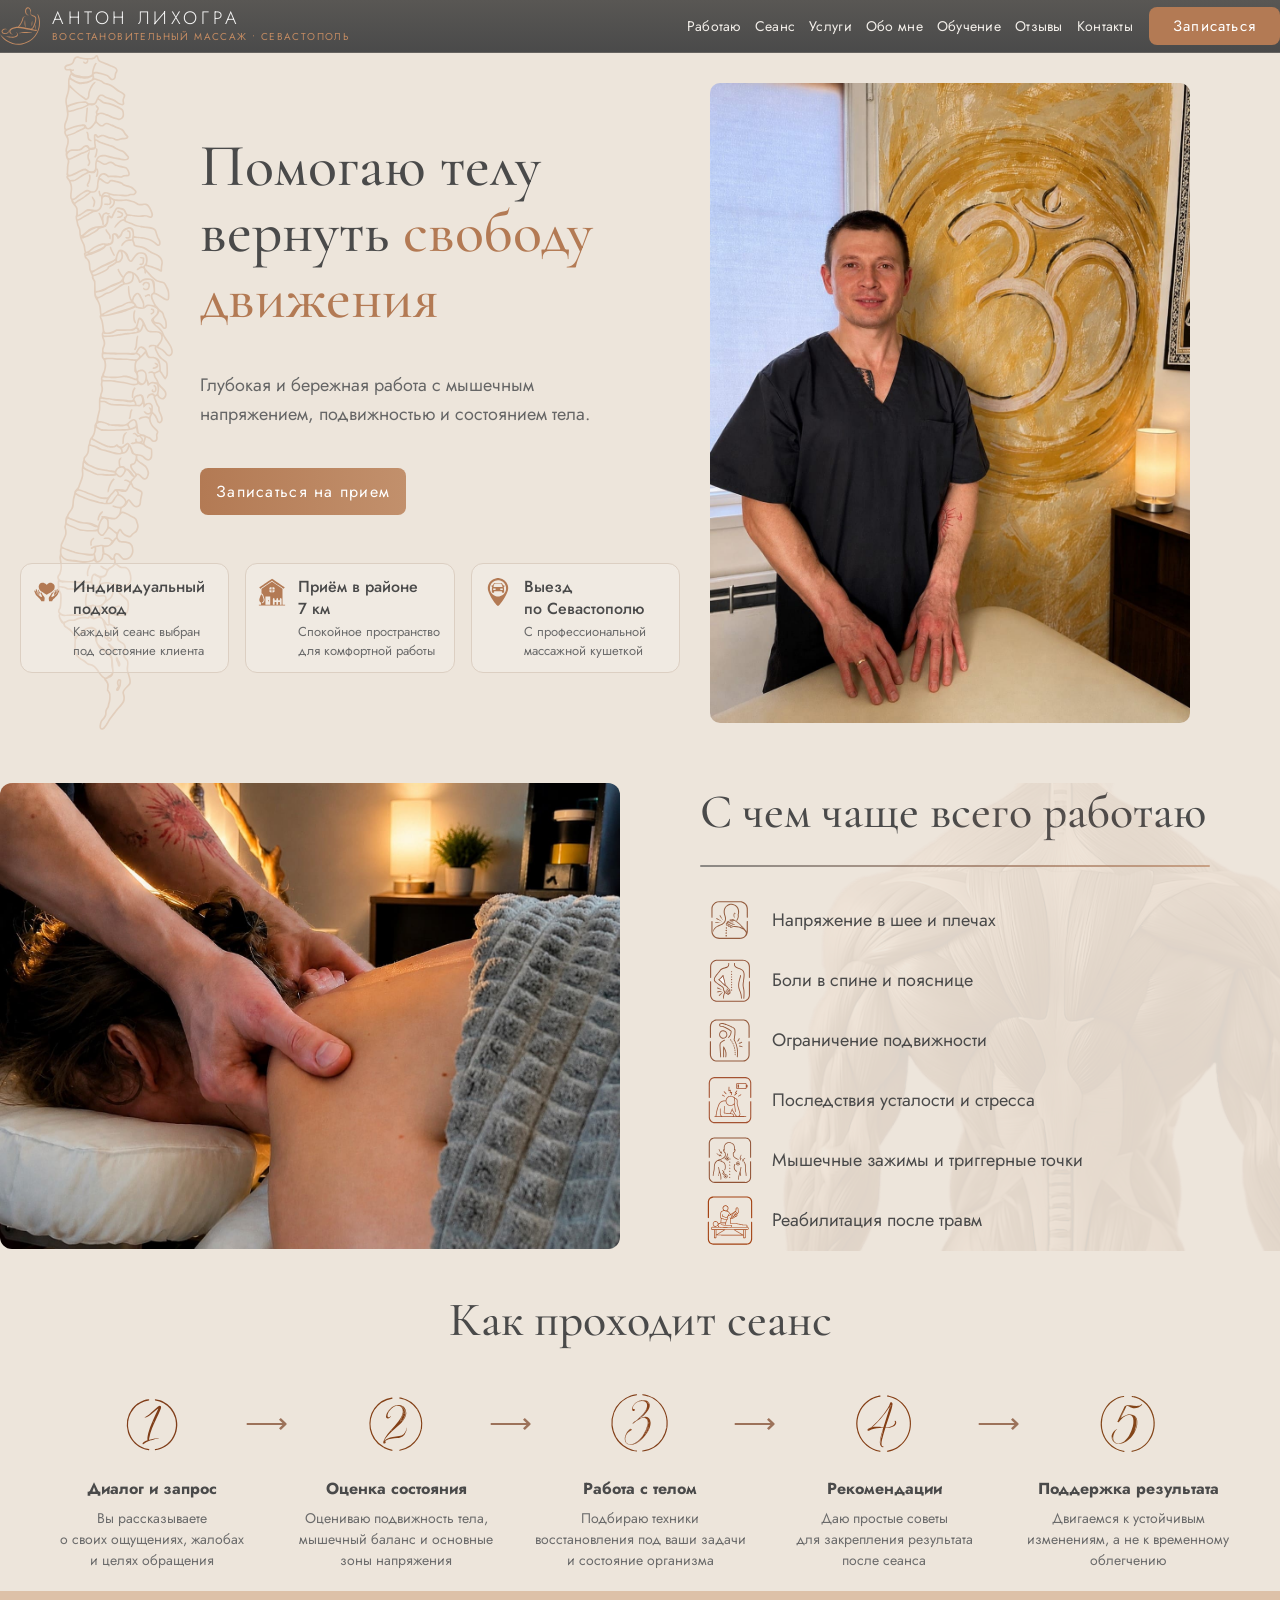
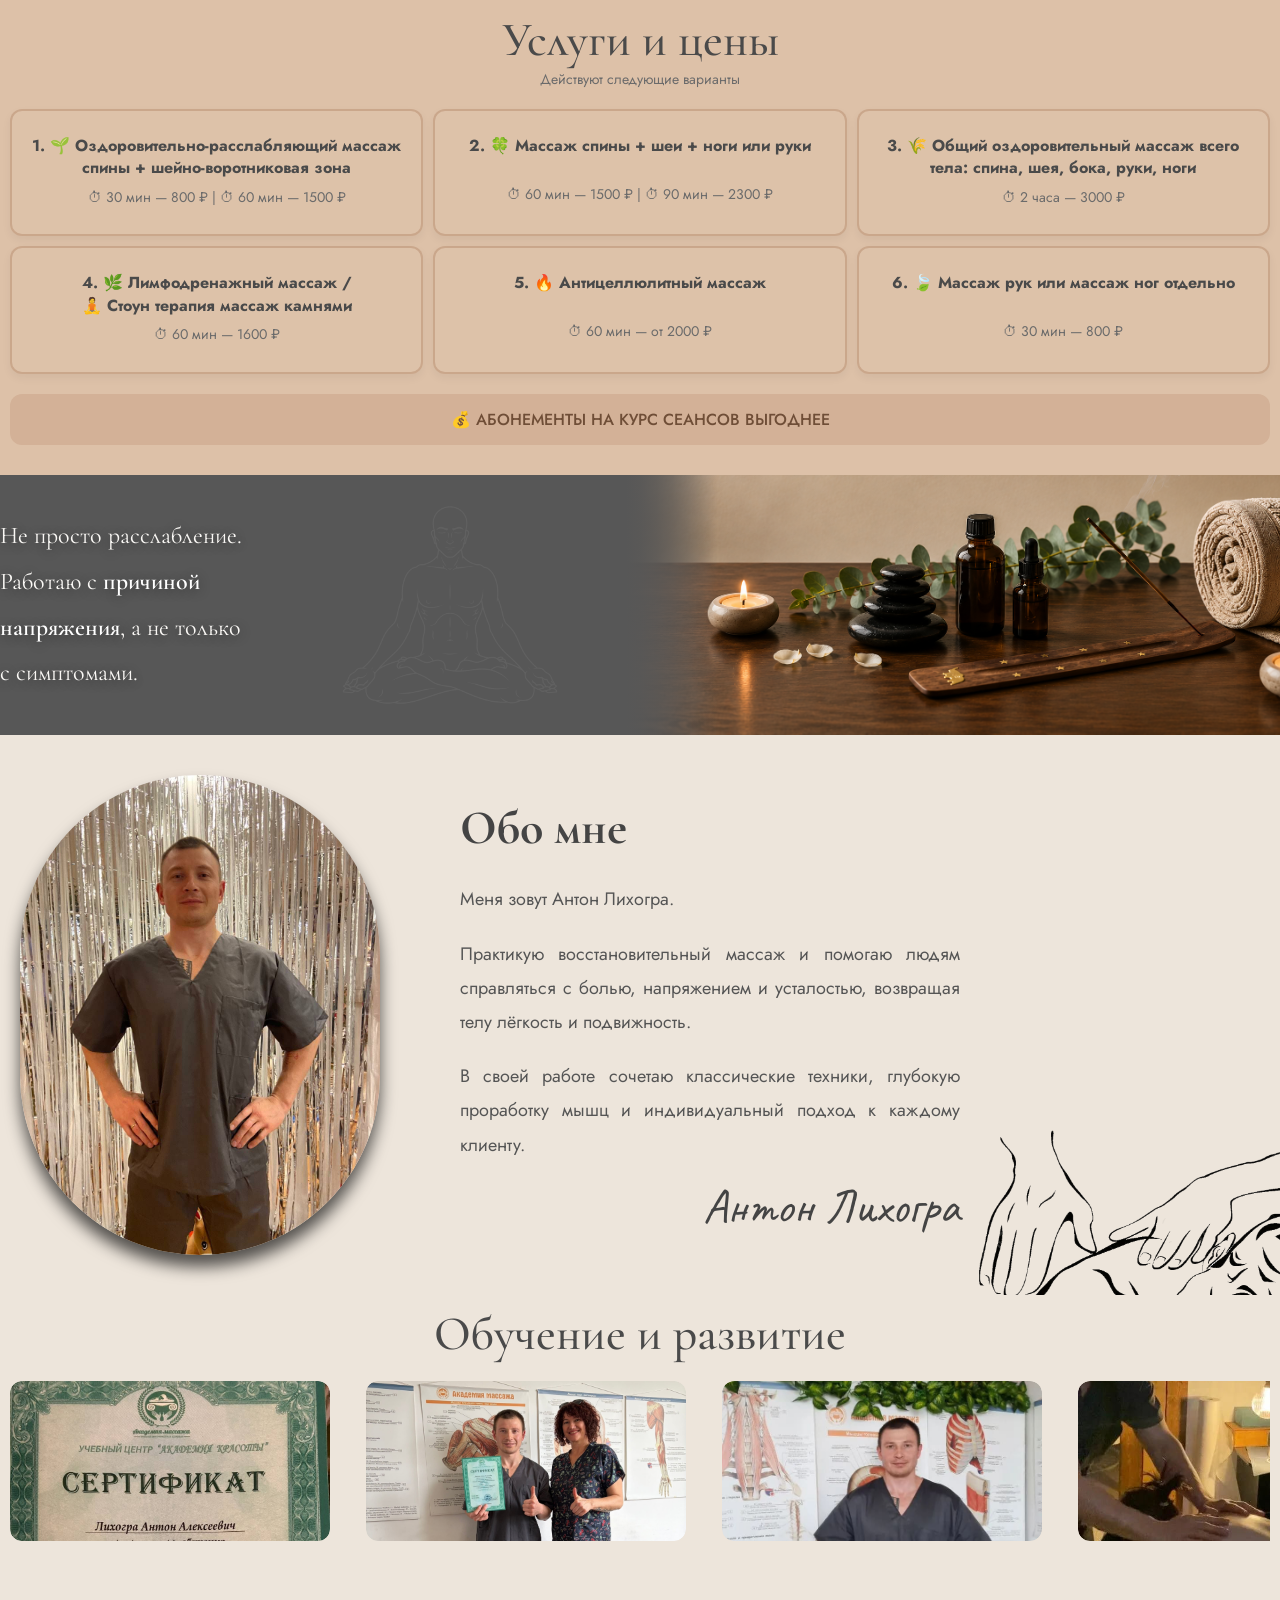
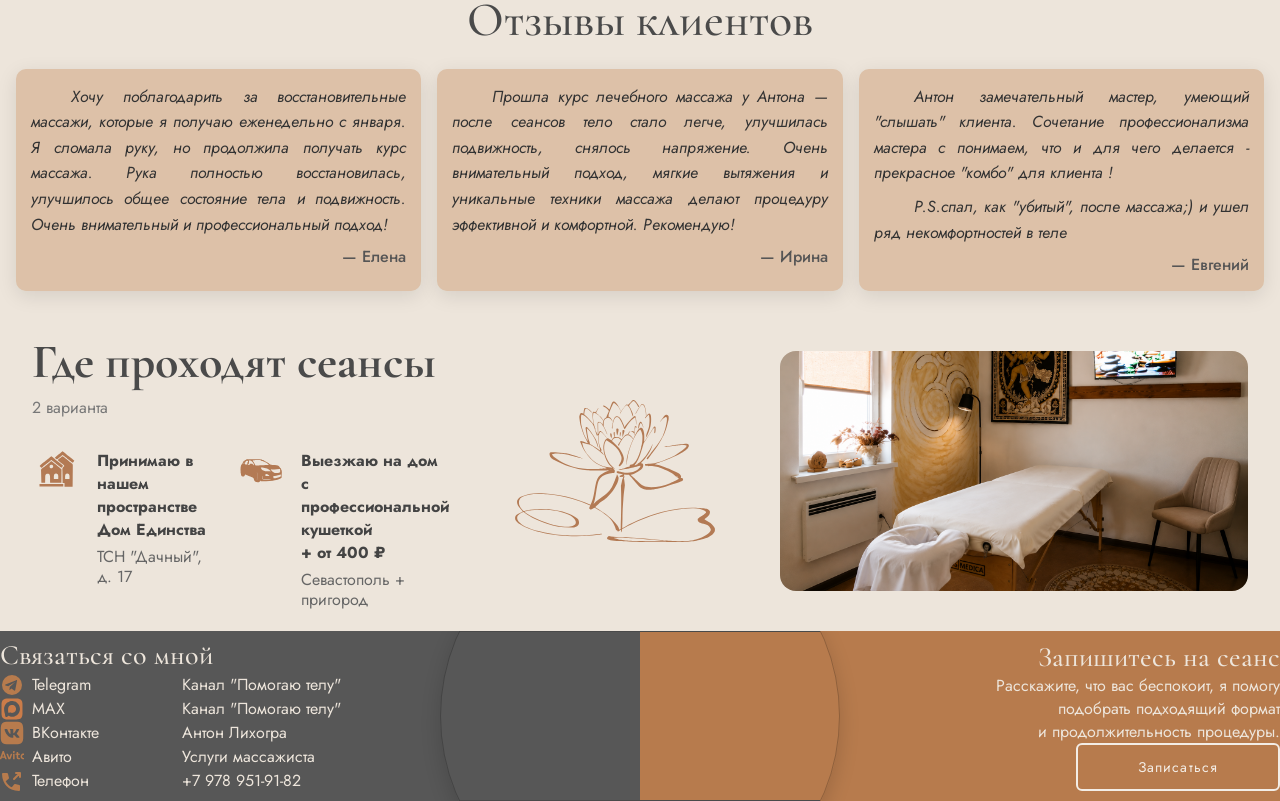
<file: index.html>
<!DOCTYPE html>
<html lang="ru">

<head>
<meta charset="UTF-8">
<meta name="viewport" content="width=device-width, initial-scale=1.0">

<title>Восстановительный массаж в Севастополе — Антон Лихогра</title>
<meta name="description" content="Восстановительный массаж в Севастополе. Работа с напряжением в шее и спине, подвижностью, мышечными зажимами и восстановлением после нагрузок. Антон Лихогра.">
<link rel="canonical" href="https://violincat0780.github.io/antonlihogra/">

<meta property="og:title" content="Восстановительный массаж в Севастополе — Антон Лихогра">
<meta property="og:description" content="Помогаю телу вернуть свободу движения. Восстановительный массаж в Севастополе.">
<meta property="og:type" content="website">
<meta property="og:url" content="https://violincat0780.github.io/antonlihogra/">
<meta property="og:image" content="https://violincat0780.github.io/antonlihogra/images/hero.jpg">
<meta property="og:locale" content="ru_RU">
<meta property="og:site_name" content="Антон Лихогра">
<meta name="robots" content="index, follow">

<meta name="yandex-verification" content="66d7e4f676c98955" />

<link rel="icon" href="favicon.ico">
<link rel="stylesheet" href="css/style.css">
<link href="https://fonts.googleapis.com/css2?family=Caveat:wght@400&display=swap" rel="stylesheet">
</head>

<body>

<header class="header">

    <div class="container nav">

        <div class="brand">

            <img src="images/logo.svg" alt="Логотип">

            <div class="brand-text">

                <div class="brand-title">
                    АНТОН ЛИХОГРА
                </div>

                <div class="brand-subtitle">
                    восстановительный массаж • севастополь
                </div>

            </div>

        </div>

        <nav class="header-nav" id="headerNav">
            <a href="#work">Работаю</a>
            <a href="#session">Сеанс</a>
            <a href="#services">Услуги</a>
            <a href="#about">Обо мне</a>
            <a href="#education">Обучение</a>
            <a href="#reviews">Отзывы</a>
            <a href="#contacts">Контакты</a>
        </nav>

        <a href="tel:+79789519182" class="btn-header">
            Записаться
        </a>

        <button class="burger-btn" type="button" aria-label="Открыть меню" aria-expanded="false" aria-controls="headerNav">
            <span></span>
            <span></span>
            <span></span>
        </button>

        </div>

</header>


<section id="hero" class="hero">
  <div class="hero-left">
      <!-- Силуэт позвоночника -->
      <div class="spine-bg"></div>
    <div class="hero-inner">


      <!-- Заголовок и текст -->
      <h1>
        Помогаю телу<br>
        вернуть <span>свободу</span> <span>движения</span>
      </h1>
      <p>
        Глубокая и бережная работа с мышечным напряжением,
        подвижностью и состоянием тела.
      </p>

      <a href="tel:+79789519182" class="btn-hero">Записаться на прием</a>


      <!-- Три преимущества -->
      <div class="hero-features">
        <div class="feature">
          <img src="icons/user.svg" alt="Индивидуальный подход" class="feature-icon">
          <div>
            <h4>Индивидуальный подход</h4>
            <p>Каждый сеанс выбран под состояние клиента</p>
          </div>
        </div>
        <div class="feature">
          <img src="icons/home.svg" alt="Приём в районе 7 км" class="feature-icon">
          <div>
            <h4>Приём в районе 7&nbsp;км</h4>
            <p>Спокойное пространство для комфортной работы</p>
          </div>
        </div>
        <div class="feature">
          <img src="icons/car.svg" alt="Выезд по Севастополю" class="feature-icon">
          <div>
            <h4>Выезд по&nbsp;Севастополю</h4>
            <p>С профессиональной массажной кушеткой</p>
          </div>
        </div>
      </div>
    </div>
  </div>

  <div class="hero-right">
    <img src="images/anton.jpg" alt="Антон">
  </div>
</section>

<section id="work" class="work-block">
  <div class="work-left">
    <img src="images/work.jpg" alt="Массаж спины" />
  </div>
  <div class="work-right">
    <h2>С чем чаще всего работаю</h2>
    <div class="work-divider"></div>
    <ul class="work-list">
    <li>
        <img src="icons/work1.svg" alt="" class="work-icon">
        <span>Напряжение в шее и плечах</span>
    </li>
    <li>
        <img src="icons/work2.svg" alt="" class="work-icon">
        <span>Боли в спине и пояснице</span>
    </li>
    <li>
        <img src="icons/work3.svg" alt="" class="work-icon">
        <span>Ограничение подвижности</span>
    </li>
    <li>
        <img src="icons/work4.svg" alt="" class="work-icon">
        <span>Последствия усталости и стресса</span>
    </li>
    <li>
        <img src="icons/work5.svg" alt="" class="work-icon">
        <span>Мышечные зажимы и триггерные точки</span>
    </li>
    <li>
        <img src="icons/work6.svg" alt="" class="work-icon">
        <span>Реабилитация после травм</span>
    </li>
</ul>
  </div>
</section>


<section id="session" class="session-process">
  <h2>Как проходит сеанс</h2>
  <ul class="session-list">
    <li>
      <img src="icons/num1.svg" alt="1" class="session-num">
      <div class="session-text">
        <strong>Диалог и запрос</strong>
        <p>Вы рассказываете<br>о своих ощущениях, жалобах<br>и целях обращения</p>
      </div>
    </li>
    <li>
      <img src="icons/num2.svg" alt="2" class="session-num">
      <div class="session-text">
        <strong>Оценка состояния</strong>
        <p>Оцениваю подвижность тела, мышечный баланс и основные зоны напряжения</p>
      </div>
    </li>
    <li>
      <img src="icons/num3.svg" alt="3" class="session-num">
      <div class="session-text">
        <strong>Работа с телом</strong>
        <p>Подбираю техники<br>восстановления под ваши задачи<br>и состояние организма</p>
      </div>
    </li>
    <li>
      <img src="icons/num4.svg" alt="4" class="session-num">
      <div class="session-text">
        <strong>Рекомендации</strong>
        <p>Даю простые советы<br>для закрепления результата<br>после сеанса</p>
      </div>
    </li>
    <li>
      <img src="icons/num5.svg" alt="5" class="session-num">
      <div class="session-text">
        <strong>Поддержка результата</strong>
        <p>Двигаемся к устойчивым изменениям, а не к временному облегчению</p>
      </div>
    </li>
  </ul>
</section>


<section id="services" class="services-prices">
  <div class="services-wrapper">
    <h2>Услуги и цены</h2>
    <p class="note">Действуют следующие варианты</p>

    <div class="services-grid">
      <div class="service-card">
	<strong>1. 🌱 Оздоровительно-расслабляющий массаж спины + шейно-воротниковая зона</strong>
        <p>⏱ 30 мин — 800 ₽ | ⏱ 60 мин — 1500 ₽</p>
      </div>
      <div class="service-card">
        <strong>2. 🍀 Массаж спины + шеи + ноги или руки</strong>
        <p><br>⏱ 60 мин — 1500 ₽ | ⏱ 90 мин — 2300 ₽</p>
      </div>
      <div class="service-card">
        <strong>3. 🌾 Общий оздоровительный массаж всего тела: спина, шея, бока, руки, ноги</strong>
        <p>⏱ 2 часа — 3000 ₽</p>
      </div>
      <div class="service-card">
        <strong>4. 🌿 Лимфодренажный массаж /<br> 🧘 Стоун терапия массаж камнями</strong>
        <p>⏱ 60 мин — 1600 ₽</p>
      </div>
      <div class="service-card">
        <strong>5. 🔥 Антицеллюлитный массаж</strong>
        <p><br>⏱ 60 мин — от 2000 ₽</p>
      </div>
      <div class="service-card">
        <strong>6. 🍃 Массаж рук или массаж ног отдельно </strong>
        <p><br>⏱ 30 мин — 800 ₽</p>
      </div>
    </div>

    <div class="subscription-note">
      <span>💰 АБОНЕМЕНТЫ НА КУРС СЕАНСОВ&nbsp;ВЫГОДНЕЕ</span>
    </div>
  </div>
</section>


<section class="relax-section"> 
    <div class="relax-left"> 
        <div class="relax-text"> 
        Не просто расслабление.<br>Работаю с <strong>причиной<br>напряжения</strong>, а не только<br>с симптомами. 
        </div> 
    </div> 
<div class="relax-right"></div> 
</section>



<section id="about" class="about-section">
    <div class="about-container">
        <div class="about-photo">
            <img src="images/anton2.jpg" alt="Антон Лихогра">
        </div>
        <div class="about-text">
            <h2>Обо мне</h2>
            <p>
                Меня зовут Антон Лихогра.
            </p>
            <p>
                Практикую восстановительный массаж и помогаю людям
                справляться с болью, напряжением и усталостью,
                возвращая телу лёгкость и подвижность.
            </p>
            <p>
                В своей работе сочетаю классические техники,
                глубокую проработку мышц и индивидуальный
                подход к каждому клиенту.
            </p>
            <div class="about-signature">
                Антон Лихогра
            </div>
        </div>
        <!-- декоративный фон -->
        <div class="about-bg-right"></div>
    </div>
</section>

<!-- =======================
ОБУЧЕНИЕ И РАЗВИТИЕ
======================= -->
<section id="education" class="carousel-section">
 <h2 class="section-title">Обучение и развитие</h2>
  <div class="carousel-container">
    <div class="carousel-track">
      <div class="carousel-item"><img src="images/certificate.jpg" alt="" class="center-certificate"></div>
      <div class="carousel-item"><img src="images/study.jpg" alt="" class="center-study"></div>
      <div class="carousel-item"><img src="images/anton3.jpg" alt="" class="center-anton"></div>
      <div class="carousel-item"><img src="images/work2.jpg" alt="" class="center-work"></div>
    </div>
  </div>
</section>

<script>
const track = document.querySelector('.carousel-track');

// Клонируем все элементы для бесшовного цикла
track.innerHTML += track.innerHTML;

// Плавная бесшовная прокрутка
let scrollAmount = 0;
const speed = 1; // скорость прокрутки в пикселях
const totalWidth = track.scrollWidth / 2; // половина трека (дубликаты)

function animateCarousel() {
    scrollAmount += speed;
    if (scrollAmount >= totalWidth) {
        scrollAmount -= totalWidth; // плавный сброс без дергания
    }
    track.scrollLeft = scrollAmount;
    requestAnimationFrame(animateCarousel);
}

requestAnimationFrame(animateCarousel);

// Клик по картинке для увеличения
const items = document.querySelectorAll('.carousel-item img');
items.forEach(img => {
    img.addEventListener('click', () => {
        const overlay = document.createElement('div');
        overlay.style.cssText = `
            position: fixed; top:0; left:0; width:100%; height:100%;
            background: rgba(0,0,0,0.8); display:flex; justify-content:center; align-items:center;
            z-index:10000; cursor:pointer;
        `;
        const fullImg = document.createElement('img');
        fullImg.src = img.src;
        fullImg.style.cssText = 'max-width:90%; max-height:90%; box-shadow: 0 10px 30px rgba(0,0,0,0.5);';
        overlay.appendChild(fullImg);
        overlay.addEventListener('click', () => overlay.remove());
        document.body.appendChild(overlay);
    });
});
</script>

<!-- =======================
ОТЗЫВЫ КЛИЕНТОВ
======================= -->
<section id="reviews" class="reviews-section">
  <h2 class="section-title">Отзывы клиентов</h2>
  <div class="reviews-container">
    <div class="review-card">
      <p class="review-text">Хочу поблагодарить за восстановительные массажи, которые я получаю еженедельно с января. Я сломала руку, но продолжила получать курс массажа. Рука полностью восстановилась, улучшилось общее состояние тела и подвижность. Очень внимательный и профессиональный подход!</p>
      <p class="review-author"> — Елена</p>
    </div>
    <div class="review-card">
      <p class="review-text">Прошла курс лечебного массажа у Антона — после сеансов тело стало легче, улучшилась подвижность, снялось напряжение. Очень внимательный подход, мягкие вытяжения и уникальные техники массажа делают процедуру эффективной и комфортной. Рекомендую!</p>
      <p class="review-author">— Ирина</p>
    </div>
    <div class="review-card">
      <p class="review-text">Антон замечательный мастер, умеющий "слышать" клиента. Сочетание профессионализма мастера с понимаем, что и для чего делается - прекрасное "комбо" для клиента ! </p>
      <p class="review-text">P.S.спал, как "убитый", после массажа;) и ушел ряд некомфортностей в теле</p>
      <p class="review-author">— Евгений</p>
    </div>
  </div>
</section>

<!-- Полоса с фоном во всю ширину -->


<div id="location" class="location-section-wrapper">
  <section class="location-section">
    <div class="location-content">
      <div class="location-info">
        <h2>Где проходят сеансы</h2>
        <div class="location-subtitle">2 варианта</div>
        <div class="location-options">
          <div class="location-item">
            <span class="location-icon"><img src="icons/dom2.svg" alt="Дом"></span>
            <div>
              <strong>Принимаю в нашем пространстве Дом&nbsp;Единства</strong>
              <p>ТСН "Дачный", д.&nbsp;17</p>
            </div>
          </div>
          <div class="location-item">
            <span class="location-icon"><img src="icons/car2.svg" alt="Выезд на&nbsp;дом"></span>
            <div>
              <strong>Выезжаю на дом с профессиональной кушеткой +&nbsp;от&nbsp;400&nbsp;₽</strong>
              <p>Севастополь + пригород</p>
            </div>
          </div>
        </div>
      </div>
      <div class="location-lotus">
          <img src="icons/lotos.svg" alt="Лотос">
      </div>
      <div class="location-photo">
        <img src="images/cabinet.webp" alt="Кабинет массажа">
      </div>
    </div>
  </section>
</div>


<section id="contacts" class="contact-strip">
  <div class="contact-strip-inner">
    <div class="contact-left">
        <h2>Связаться со мной</h2>
        <div class="contact-links">
          <div class="contact-col">

          <a class="contact-row" href="https://t.me/pomogayutelu" target="_blank" rel="noopener noreferrer">
             <img src="icons/telegram.svg" class="contact-icon" alt="Telegram">
             <span class="text-block">
                <span>Telegram</span>
                <span>Канал "Помогаю телу"</span>
            </span>
          </a>

          <a class="contact-row" href="https://max.ru/join/ImecaydOK8_ptWaYiw8SXuUKu1h47_CTH_YhKkSesig
" target="_blank" rel="noopener noreferrer">
             <img src="icons/max.svg" class="contact-icon" alt="MAX">
             <span class="text-block">
                <span>MAX</span>
                <span>Канал "Помогаю телу"</span>
             </span>
          </a>

          <a class="contact-row" href="https://vk.com/antonlikhogra" target="_blank" rel="noopener noreferrer">
             <img src="icons/vk.svg" class="contact-icon" alt="VK">
             <span class="text-block">
                <span>ВКонтакте</span>
                <span>Антон Лихогра</span>
            </span>
          </a>

          <a class="contact-row" href="https://www.avito.ru/sevastopol/predlozheniya_uslug/uslugi_massazhista_7906033687" target="_blank" rel="noopener noreferrer">
             <img src="icons/avito.svg" alt="Avito" class="contact-icon">
             <span class="text-block">
                <span>Авито</span>
                <span>Услуги массажиста</span>
             </span>
          </a>

          <a class="contact-row" href="tel:+79789519182">
             <img src="icons/phone.svg" alt="Phone" class="contact-icon">
             <span class="text-block">
                <span>Телефон</span>
                <span>+7 978 951-91-82</span>
             </span>
          </a>
        </div>
      </div>
    </div>

    <div class="contact-map">
      <div id="yandex-map" style="width: 100%; height: 100%; border-radius: 50%; overflow: hidden;"></div>
    </div>
    <div class="contact-right">
            <h2>Запишитесь на сеанс</h2>

                <p>Расскажите, что вас беспокоит, я помогу<br>
                    подобрать подходящий формат<br>
                    и продолжительность процедуры.
                </p>
                <a href="tel:+79789519182" class="btn-hero">
                    Записаться
                </a>
    </div>
  
</div>

<script src="https://api-maps.yandex.ru/2.1/?lang=ru_RU&apikey=933e9466-52f0-4431-b638-f722717bc050"></script>
<script>
ymaps.ready(init);
function init() {
    var myMap = new ymaps.Map("yandex-map", {
        center: [44.546399, 33.563260], // координаты Севастополя, замените при необходимости
        zoom: 11.8,
        controls: []
    });

    // Метка
    var myPlacemark = new ymaps.Placemark(myMap.getCenter(), {}, {
        iconLayout: 'default#image',
        iconImageHref: 'icons/map-point.svg', // твоя иконка точки
        iconImageSize: [40, 40],
        iconImageOffset: [-20, -40]
    });

    myMap.geoObjects.add(myPlacemark);
    myMap.behaviors.disable('scrollZoom'); // запрет прокрутки колесиком
}
</script>

</section>

<script>
document.addEventListener('DOMContentLoaded', function () {
    const navWrap = document.querySelector('.nav');
    const burgerBtn = document.querySelector('.burger-btn');
    const headerNav = document.getElementById('headerNav');

    if (!navWrap || !burgerBtn || !headerNav) return;

    burgerBtn.addEventListener('click', function () {
        const isOpen = navWrap.classList.toggle('menu-open');
        burgerBtn.setAttribute('aria-expanded', isOpen ? 'true' : 'false');
    });

    headerNav.querySelectorAll('a').forEach(function(link) {
        link.addEventListener('click', function () {
            navWrap.classList.remove('menu-open');
            burgerBtn.setAttribute('aria-expanded', 'false');
        });
    });
});
</script>



</body>
</html>
</file>
<file: css/style.css>
@import url('https://fonts.googleapis.com/css2?family=Cormorant+Garamond:wght@400;500;600&family=Jost:wght@300;400;500;600;700&display=swap');
:root{

--paper:#EDE5DB;
--sand:#E8D5C4;
--skin:#D1A684;
--wood:#8E5F44;
--rock:#4A4A4A;

}

*{
margin:0;
padding:0;
box-sizing:border-box;
}

html{
scroll-behavior:smooth;
}

body{
font-family:'Jost',sans-serif;
background:var(--paper);
color:var(--rock);
overflow-x: clip;
}

img{
display:block;
max-width:100%;
}

.container{
max-width:1280px;
margin:0 auto;
padding:0 20px;
}

/* =======================
HEADER
======================= */



.header{
   background:linear-gradient(
   180deg,
   #595754 0%,
   #4A4A4A 100%);
   border-bottom:1px solid rgba(255,255,255,.08);
   position:sticky;
   top:0;
   z-index:1000;
}

.nav{
    min-width: 0;
    display:grid;
    grid-template-columns:auto minmax(0, 1fr) auto;
    align-items:center;
    padding:6px 0;
    gap:16px;   
}

nav{
    display:flex;
    justify-content:flex-end;
    gap:14px;
    flex-wrap:wrap;
    min-width:0;
    overflow: hidden;
}

.brand{
justify-self: start;
flex: 0 0 auto;
flex-shrink: 0;
display:flex;
align-items:center;
gap:12px;
}

.brand img{
width:40px;
height:40px;
}

.brand-title{
font-family:'Jost',sans-serif;
color:#F5F5F5;
font-size:18px;
font-weight:300;
letter-spacing:0.20em;
text-transform:uppercase;
line-height:1;
}

.brand-subtitle{
font-family:'Jost',sans-serif;
color:#C38B62;
font-size:10px;
font-weight:400;
letter-spacing:0.14em;
text-transform:uppercase;
margin-top:2px;
}


nav a{
white-space: normal;
font-family:'Jost',sans-serif;
font-size:14px;
font-weight:400;
letter-spacing:.02em;
color:#F2EEE9;
text-decoration:none;
transition:.3s;
}

nav a:hover{
color:#D1A684;
}

.btn-header{
flex: 0 0 auto;
flex-shrink: 0;
justify-self: end;
white-space: nowrap;
background:#B37A54;
color:white;
padding:8px 24px;
border-radius:8px;
font-family:'Jost',sans-serif;
font-size:15px;
font-weight:400;
letter-spacing:0.08em;
text-decoration:none;
transition: transform 0.25s ease, box-shadow 0.25s ease, background 0.25s ease;
}

.btn-header:hover {
  transform: scale(1.03); /* чуть увеличиваем */
  box-shadow: 0 8px 20px rgba(179,122,84,0.25); /* мягкая тень */
  background: #C38B62; /* легкая подсветка, чуть светлее исходного цвета - это темнее #8E5F44*/
}

.burger-btn{
    display:none;
}

/* =======================
ANCHOR OFFSET
======================= */
#hero,
  #work,
  #session,
  #services,
  #about,
  #education,
  #reviews,
  #location,
  #contacts {
    scroll-margin-top: 40px;
  }

@media (max-width: 768px) {
  #hero,
  #work,
  #session,
  #services,
  #about,
  #education,
  #reviews,
  #location,
  #contacts {
    scroll-margin-top: 80px;
  }
}

@media (max-width: 425px) {
  #hero,
  #work,
  #session,
  #services,
  #about,
  #education,
  #reviews,
  #location,
  #contacts {
    scroll-margin-top: 55px;
  }
}
@media (max-width: 320px) {
#hero,
#work,
#session,
#services,
#about,
#education,
#reviews,
#location,
#contacts {
  scroll-margin-top: 53px;
}
}

/* =======================
HERO
======================= */


.hero {
    display: grid;
    grid-template-columns: 1fr 1fr; /* текст и фото делятся пополам */
    gap: 60px; /* расстояние между текстом и фото */
    align-items: center; 
    justify-content: space-between;
    max-width: 1280px;
    margin: 0 auto;
    padding: 30px 40px 40px 40px;
    min-height: 640px;
    position: relative;
}

.hero-left {
  position: relative;
  flex: 1;
  max-width: 580px;
  z-index: 2;
}

.spine-bg {
  position: absolute;
  left: -100px; /* немного выступает влево */
  top: -90px;
  width: 360px;
  height: 130%;
  background: url('../images/spine.svg') no-repeat center top;
  background-size: contain;
  opacity: 0.25;
  z-index: 1;
}

.hero-inner {
   max-width: 560px;       /* Ограничивает ширину текста, чтобы заголовок не расползался */
   display: flex;          
   flex-direction: column;  /* Вертикально: заголовок → текст → кнопка */
   gap: 40px;               /* Расстояние между заголовком, текстом и кнопкой */
   position: relative;      /* Чтобы кнопка могла позиционироваться относительно hero-inner, если нужно */
}

.hero h1 {
  margin-left: 160px;
  font-family: 'Cormorant Garamond', serif;
  font-size: 60px;
  line-height: 1.1;
  font-weight: 500;
  margin-bottom: 0px;
}

.hero h1 span {
  color: #B37A54;
}

.hero p {
  margin-left: 160px;
  font-size: 18px;
  line-height: 1.6;
  margin-bottom: 0px;
  color: #666;
}

.btn-hero {
  display: inline-block;
  background: linear-gradient(90deg, #B37A54, #D1A684);
  background-size: 200% 100%;
  color: white;
  padding: 12px 16px;
  border-radius: 8px;
  font-family: 'Jost', sans-serif;
  font-size: 16px;
  font-weight: 400;
  letter-spacing: 0.08em;
  text-decoration: none;
  transition: .3s;
  margin-top: 0px;   /* отступ от заголовк а/текста */
  margin-left: 160px;
  width: fit-content;  
  transition: transform 0.5s ease, box-shadow 0.25s ease;
}

.btn-hero:hover {
  background: #8E5F44;
  background-position: right center;
  transform: scale(1.05); /* слегка увеличивается */
  box-shadow: 0 8px 20px rgba(179,122,84,0.25); /* мягкая тень */
  animation: pulse 0.6s ease-in-out 1;
}


.hero-features{
    display:flex;
    gap:16px;
    width:660px;
    margin-top:8px;
    margin-left:-20px;
    position:relative;
    z-index:3;
}

.feature{
    width:210px;
    height:110px;
    padding:12px 12px;
    border:1px solid #DCCFC2;
    border-radius:12px;
    background:rgba(255,255,255,.18);
    display:flex;
    align-items:flex-start;
    gap:12px;
    transition: all 0.3s ease;
}

.feature:hover{
    transform: translateY(-6px);
    border-color: #B37A54;
    box-shadow: 0 10px 25px rgba(179,122,84,.12);
    background: rgba(255,255,255,.45);
}

.feature-icon{
    width:28px;
    height:28px;
    flex-shrink:0;
    margin-top:2px;
    transition: transform .3s ease;
}

.feature:hover .feature-icon{
    transform: scale(1.25);
}

.feature h4 {
  font-size: 16px;
  line-height:1.35;
  font-weight: 500;
  margin-bottom: 4px;
  color: #4A4A4A;
}

.feature p {
  font-size: 13px;
  color: #6B6B6B;
  line-height:1.45;
  margin:0;
}

.hero-right {
  flex: 1;
  max-width: 480px;
  margin-left: 40px;
}

.hero-right img {
  width: 100%;
  height: auto;
  object-fit: cover;
  border-radius: 10px;
}




/* =======================
С ЧЕМ ЧАЩЕ ВСЕГО РАБОАЮ
======================= */

.work-block {
  position: relative;
  overflow: hidden;
  display: grid;
  grid-template-columns: 1fr 1fr;
  gap: 40px;
  max-width: 1280px;
  margin: 20px auto;
  align-items: stretch;
}

.work-left img {
  width: 100%;
  height: auto;
  border-radius: 12px;
  object-fit: cover;
  transition: transform 0.3s ease, filter 0.3s ease;
}

.work-left img:hover {
  transform: scale(1.05);
  filter: brightness(1.05);
}

.work-right h2 {
  font-family: 'Cormorant Garamond', serif;
  font-size: clamp(36px, 4vw, 48px);
  font-weight: 500;
  margin-bottom: 24px;
}

.work-divider {
    width: 510px;
    height: 1.8px;
    margin-bottom: 24px;
    opacity: 0.6;
    border-radius: 5px; /* скругление концов линии */
    background: linear-gradient(
        90deg,
        #4A4A4A 0%,
        #6A5A50 25%,
        #8E5F44 60%,
        #B37A54 100%
    );
}

.work-list {
  list-style: none;
  padding: 0;
  margin: 0;
  position: relative;
  z-index: 1;
}

.work-list li {
  max-width: 400px; 
  display: flex;
  align-items: center;
  font-size: 18px;
  line-height: 1.4;
  margin-bottom: 0px;
  transition: transform 0.3s ease, color 0.3s ease, box-shadow 0.3s ease;
  cursor: pointer;
  padding: 0px 0px; /* чтобы тень была видна */
  border-radius: 8px; /* скругление для тени */
}

.work-list li:hover {  
  transform: translateX(6px);
  color: #B37A54;
  box-shadow: 0 4px 12px rgba(0,0,0,0.15); /* тень при наведении */
  background: rgba(255,255,255,0.05); /* легкое выделение фона */
  border-radius: 8px;
}

.work-icon {
    width: 60px;
    height: 60px;
    object-fit: contain;
    flex-shrink: 0;
    margin-right: 12px;
  border-radius: 4px;
  transition: transform 0.3s ease;
}

.work-list li:hover .work-icon {
  transform: scale(1.15);
}

.work-right {
    position: relative; /* нужно, чтобы псевдоэлемент позиционировался относительно блока */
    padding-left: 40px; /* отступ, чтобы текст не перекрывал силуэт */
    display: flex;
    flex-direction: column;
    justify-content: center;
}

.work-right::before {
  content: '';
  position: absolute;
  top: 0;
  right: -80px; /* сдвигаем силуэт справа, регулируйте под свой макет */
  width: 600px; /* размер силуэта */
  height: 100%;
  background: url('../images/muscules.png') no-repeat center top;
  background-size: contain;
  opacity: 0.08; /* прозрачность */
  pointer-events: none; /* чтобы не мешал клику по списку */
  z-index: 0;
}


/* =======================
Шаги как проходит сеанс
======================= */
.session-process {
  max-width: 1280px;
  margin: 60px auto;
  padding: 0 40px;
}

.session-process h2 {
  font-family: 'Cormorant Garamond', serif;
  font-size: clamp(36px, 4vw, 48px);
  font-weight: 500;
  text-align: center;
  margin-bottom: 40px;
  position: relative;
}

.session-list {
  display: flex;
  justify-content: space-between;
  gap: 20px;
  list-style: none;
  padding: 0;
  margin: 0;
  flex-wrap: wrap;
}

.session-list li {
  display: flex;
  flex-direction: column;
  align-items: center;
  flex: 1 1 18%; /* чтобы пять элементов в ряд */
  text-align: center;
  transition: transform 0.3s ease;
  position: relative;
}

.session-list li:not(:last-child)::after {
  content: "⟶";
  position: absolute;
  top: 12px;
  right: -24px;
  font-size: 30px;
  color: #8E5F44;
  opacity: 0.85;
  font-weight: 300;
}

.session-list li:hover {
  transform: translateY(-6px);
}

.session-list li:hover .session-num,
.session-list li:hover .session-text {
  transform: scale(1.05);
  transition: transform 0.3s ease;
  color: #955E41; /* тёмно-коричневый акцент */
}

.session-num {
  width: 72px;
  height: 72px;
  margin-bottom: 16px;
}

.session-text strong {
  display: block;
  font-size: 16px;
  margin-bottom: 8px;
  color: #4A4A4A;
}

.session-text p {
  font-size: 14px;
  line-height: 1.5;
  color: #6B6B6B;
}

.session-list li:hover::after {
  transform: translateX(18px);
  transition: transform 0.3s ease;
}

/* Адаптив */
@media (max-width: 1024px) {
  .session-list {
    flex-wrap: wrap;
    gap: 30px;
  }
  .session-list li {
    flex: 1 1 45%;
    margin-bottom: 20px;
  }
}

@media (max-width: 600px) {
  .session-list li {
    flex: 1 1 100%;
  }
  .session-num {
    width: 50px;
    height: 50px;
  }
}

/* =======================
Услуги и цены
======================= */

.services-prices {
  background-color: #DDC1A8; /* светлый бежевый #DAC7B0 */
  padding: 10px 10px;
}

.services-prices h2 {
  font-family: 'Cormorant Garamond', serif;
  font-size: clamp(36px, 4vw, 48px);
  font-weight: 500;
  text-align: center;
  margin-bottom: 0px;
}

.services-prices .note {
  text-align: center;
  font-size: 14px;
  color: #6B6B6B;
  margin-bottom: 20px;
}

.services-prices .services-grid {
  display: grid;
  grid-template-columns: repeat(3, 1fr);
  gap: 10px;
  max-width: 1280px;
  margin: 0 auto 20px auto;
}

.service-card {
  background-color: rgba(255,255,255,0.02); /* чуть светлее фона, полупрозрачная */
  border: 2px solid rgba(177, 133, 103, 0.45); /* тонкая рамка */
  border-radius: 12px;
  padding: 24px 16px; /* увеличить внутренние отступы */
  box-shadow: 0 4px 10px rgba(0,0,0,0.05); /* лёгкий объём */
  transition: transform 0.3s ease, box-shadow 0.3s ease;
  text-align: center;
  line-height: 1.4;
}
.service-card:hover {
  transform: translateY(-6px);
  box-shadow: 0 8px 16px rgba(0,0,0,0.1);
}
.service-card strong {
  display: block;
  font-size: 16px;
  margin-bottom: 8px;
  color: #4A4A4A;
}

.service-card p {
  font-size: 14px;
  color: #6B6B6B;
  margin: 3px 0;
}


.subscription-note {
  max-width: 1280px;   /* ширина как у карточек */
  margin: 10px auto; /* центрирование и отступ  */
  background-color: #D3B197;
  text-align: center;
  padding: 14px 0;
  border-radius: 12px;
  font-weight: 500;
  font-size: 16px;
  color: #6F4E37;
  transition: all 0.5s ease;
  cursor: pointer;
}

.subscription-note:hover {
  transform: scale(1.05);
  box-shadow:
  0 0 12px rgba(255,255,255,0.9),
  0 0 25px rgba(225,240,255,0.8);
  font-size: 17px;
}



/* =======================
НЕ ПРОСТО РАССЛАБЛЕНИЕ - разделение экрана
======================= */

.relax-section {
    width: 100%;
    min-height: 260px;
    display: flex;
    overflow: hidden;
    position: relative;
}

.relax-left {
    width: 50%;
    min-height: 260px;
    background: #575757;
    display: flex;
    align-items: center;
    justify-content: flex-start;
    padding-left: calc((100vw - 1280px) / 2);
    position: relative;
    overflow: visible;
}
.relax-left::before{
    content:"";
    position:absolute;
    top:50%;
    right:80px; /* жесткая привязка к правому краю */
    transform:translateY(-50%);    
    width:220px;
    height:220px;
    background:url("../images/man.png") no-repeat center center;
    background-size:contain;
    opacity:.06;
    z-index:1;
}

.relax-text{
    position:relative;
    z-index:2;
}
.relax-text strong{
    color:#ffffff;
    font-weight:600;
    transition:.3s ease;
}

.relax-text strong:hover{
    color:#f5e7d5;
    text-shadow:
        0 0 8px rgba(255,255,255,.5),
        0 0 16px rgba(255,255,255,.3);
}

.relax-left .relax-text {
    max-width: 360px;
    color: #FAF8F5;
    font-family: 'Cormorant Garamond', serif;
    font-size: 24px;
    line-height: 1.9;
    font-weight: 400;
    text-shadow: 0 2px 12px rgba(0,0,0,.45);
}

.relax-right {
    width: 55%;
    margin-left: -5%;
    min-height: 260px;
    position: relative;
}


.relax-right::before {
    top: -100px;
    content: "";
    position: absolute;
    left: 50px;
    right: 0;
    bottom: 0; /* пусть блок растягивается до низа */
    width: calc(100% + 60px);
    background:
        linear-gradient(
        90deg,                 
        rgba(87,87,87,1) 0%,
        rgba(87,87,87,0.95) 2%,
        rgba(87,87,87,0.85) 4%,
        rgba(87,87,87,0.70) 6%,
        rgba(87,87,87,0.50) 8%,
        rgba(87,87,87,0.25) 10%,
        rgba(87,87,87,0) 12%),
        url("../images/spa.webp");
    background-size: cover;
    background-position: left center;
} 





/* =======================
ОБО МНЕ
======================= */
.about-section{
    position:relative;
    background: #EDE5DB; /* такой же, как body, если это подходит */
    padding:40px 0 40px;
    overflow:hidden;
}
.about-container{
    padding:20px;
    max-width:1280px;
    margin:0 auto;
    display:flex;
    align-items:center;
    gap:80px;
    position:relative;
    z-index:2;
}

/* фото */
.about-photo img{
    width:360px;
    border-radius:200px;
    box-shadow:
    0 12px 16px rgba(0,0,0,.65);
}

/* текст */
.about-text{
    max-width:500px;
}

.about-text h2{
    font-family:'Cormorant Garamond', serif;
    font-size:48px;
    color:#444;
    margin-bottom:25px;
}

.about-text p{
    font-size:18px;
    line-height:1.9;
    color:#555;
    margin-bottom:20px;
    text-align:justify;
    text-justify:inter-word;
}

/* подпись */

.about-signature{
    font-family:'Caveat', cursive;
    font-size:48px;
    color:#444;
    line-height:1;
text-align: right;
}

/* массаж  справа */

.about-container::after {
    content: '';
    position: absolute;
    top: 50%;
    right: -50px; /* привязка к правому краю контейнера */
    /*transform: translateY(-50%);*/
    width: 360px;
    height: 100%;
    background: url('../images/massage.png') no-repeat center;
    background-size: contain;
    /*opacity: 0.15;*/
    pointer-events: none;
    z-index: 0;
    animation: breathing 6s ease-in-out infinite;
}

@keyframes breathing{
    0%{
        opacity:.1;
        transform:translateY(-50%);
    }
    50%{
        opacity:.18;
        transform:translateY(calc(-50% - 15px));
    }
    100%{
        opacity:.1;
        transform:translateY(-50%);
    }
}




/* =======================
ОБУЧЕНИЕ И РАЗВИТИЕ
======================= */
.carousel-section {
  max-width: 1280px;
  margin: 0 auto 20px;
  overflow: hidden;
  padding: 10px;
}
.section-title {
    font-family:'Cormorant Garamond', serif;
    font-size:clamp(36px, 4vw, 48px);
    font-weight:500;
    color:#4A4A4A;
    text-align:center;    
    margin: 0 0 18px;
}
.carousel-container {
  overflow: hidden;
  width: 100%;
}

.carousel-track {
  display: flex;
  gap: 36px;
  width: max-content;
  animation: scroll 20s linear infinite;
}

@keyframes scroll {
  0% { transform: translateX(0); }
  100% { transform: translateX(-50%); } /* -50% для клонированных элементов */
}

.carousel-item {
  flex: 0 0 auto;
  width: 320px;   /* ширина “окошка” */
  height: 160px;  /* высота “окошка” */
  overflow: hidden;
  border-radius: 12px;
  position: relative;
}
.carousel-item.centered {
  height: 200px;  /* чуть выше, чем обычные, чтобы можно было показать верхнюю часть */
}
.carousel-item img {
  object-fit: cover;
  cursor: pointer;
  transition: transform 0.3s;
  border-radius: 12px;
}

.carousel-item img:hover {
  transform: scale(1.05);
}

.carousel-item img.center-certificate {
  width: 100%;          /* полностью вписываемся в контейнер по ширине */
  height: 100%;         /* полностью вписываемся по высоте */
   object-fit:cover;
   object-position:10% top;
}

.carousel-item img.center-study {
  width: 100%;          /* полностью вписываемся в контейнер по ширине */
  height: 100%;         /* полностью вписываемся по высоте */
   object-fit:cover;
   object-position:10% 30%;
}
.carousel-item img.center-anton {
  width: 100%;          /* полностью вписываемся в контейнер по ширине */
  height: 100%;         /* полностью вписываемся по высоте */
   object-fit:cover;
   object-position:10% 40%;
}
.carousel-item img.center-work {
  width: 100%;          /* полностью вписываемся в контейнер по ширине */
  height: 100%;         /* полностью вписываемся по высоте */
   object-fit:cover;
   object-position:10% 60%;
}


/* =======================
ОТЗЫВЫ КЛИЕНТОВ
======================= */
.reviews-section {
  max-width: 1280px;
  margin: 0 auto;
  padding: 0 0;
}
.reviews-section .section-title {
  font-family: 'Cormorant Garamond', serif;
  font-size: clamp(36px, 4vw, 48px);
  font-weight: 500;
  color: #4A4A4A;
  text-align: center;
  margin-bottom: 20px;
}

  .reviews-container {
  display: flex;
  gap: 16px;
  flex-wrap: wrap;
  justify-content: space-between;
}



.review-card {
  flex: 1 1 30%;
  background: #DDC1A8;
  padding: 15px;
  border-radius: 10px;
  box-shadow: 0 5px 20px rgba(0,0,0,0.1);
  min-width: 220px;
}
.review-text {
  font-size: 16px;
  line-height: 1.6;
  color: #333;
  margin-bottom: 8px;
}
.review-author {
  font-weight: 500;
  color: #555;
  text-align: right;
}

.review-text {
    font-style: italic;
    text-indent: 40px;
    text-align:justify;
    text-justify:inter-word;
}



/* =======================
МЕСТО ПРИЁМА - ДОМ, ВЫЕЗД
======================= */
.location-section-wrapper {
    width: 100%;
    background: var(--paper);
    padding: 0 0; /* вертикальные отступы */
    margin:0 auto;
}
.location-section{
    max-width:1280px;
    margin:0 auto;
    padding:0 16px;
    box-sizing:border-box;
}

.location-content{
    max-width: 1280px;
    margin: 0 auto;
    padding: 0 16px;
    box-sizing: border-box;
    display:flex;
    align-items:center;
    justify-content: space-between; /* текст — лотос — фото */
    background:transparent;
    border-radius:16px;
    overflow:hidden;
    min-height: 280px;    /* примерно высота картинки, чтобы блок был равен фото */
}

.location-info{
    flex:1;
    padding:0;
}

.location-info h2{
    font-family:'Cormorant Garamond', serif;
    font-size:clamp(36px, 4vw, 48px);
    color:#4A4A4A;
    margin-bottom:5px;
}

.location-subtitle{
    color:#777;
    margin-bottom:30px;
}

.location-options{
    display:flex;
    gap:30px;
}

.location-item{
    display:flex;
    gap:15px;
    align-items:flex-start;
}

.location-icon{
    width: 50px;
    height: 40px;
    flex: 0 0 50px;
    display: flex;
    align-items: center;
    justify-content: center;
}
.location-icon img{
    width: 100%;
    height: 100%;
    object-fit: contain;
    display: block;
}
.location-item strong{
    display:block;
    color:#444;
    margin-bottom:6px;
}

.location-item p{
    color:#666;
    line-height:1.2;
}

.location-photo{
    width:480px;
    height:280px;
    padding:20px 0;
    overflow: hidden;
}

.location-photo img{
    display: block;
    width: 100%;
    height: 100%;
    object-fit: cover;
    border-radius:16px;
}

.location-lotus {
   width: 340px;    
   height: 100%;
   display: flex;
   justify-content: center; /* по центру горизонтально */
   align-items: center;     /* вертикаль */
    
}

.location-lotus img {
    max-width: 200px;         /* или размер по вашему вкусу */
    height: auto;
}






/* =======================
КОНТАКТЫ + КАРТА + ЗАПИСЬ
======================= */
.contact-strip {
  width: 100%;
  display: flex;
  justify-content: center;
   background: linear-gradient(to right,
    #575757 0%,
    #575757 50%,
    #B77B4D 50%,
    #B77B4D 100%);
  padding: 0; /* убираем любые внешние отступы */
  margin: 0;  /* убираем внешние отступы */
}

.contact-strip-inner {
  overflow: hidden;
  display: flex;
  width: 100%;
  min-height: 170px;
  max-width: 1280px; /* текст строго внутри контейнера */
  margin: 0 auto;
  align-items: center;
  justify-content: space-between;
  position: relative;
  gap: 20px;
}
.contact-left h2,
.contact-right h2 {
    font-family:'Cormorant Garamond', serif;
    font-size:28px;
    font-weight:500;
    line-height:1.2;
    color:#EDE5DB;
}
.contact-left, .contact-right {
  flex: 1;
  color: #EDE5DB;
  position:relative;
  z-index:2;
  padding: 0 0; /* меньше отступы, чтобы блок был компактнее */
}

.contact-left {
    text-align: left;
    padding: 0 0;
}

.contact-right {
    text-align: right;
    padding: 0 0;
}

.contact-links {
  width: 100%;
  display: flex;
  gap: 20px; /* расстояние между колонками */
}

.contact-col p {
  display: flex;
  width: 100%;
  align-items: center;
  gap: 8px; /* расстояние между иконкой и текстом */
  font-size: 14px;
  color: #F3EDE6;
}
.contact-col .text-block {
    display: grid;
    grid-template-columns: 120px 220px;
    column-gap: 30px;
    align-items: center;
}
.contact-icon {
  width: 24px;
  height: 24px;
  object-fit:contain;
  justify-self:center;
}


.contact-icon svg {
    width: 20px;   /* одинаковая ширина */
    height: 20px;  /* одинаковая высота */
    fill: #F3EDE6; /* цвет текста */
    flex-shrink: 0; /* чтобы не сжимались */
    margin-right: 6px; /* небольшой отступ справа от иконки */
}

.contact-row{
  display:grid;
  grid-template-columns: 24px 1fr;
  column-gap: 10px;
  width:100%;
  align-items:center;
  gap:8px;
  text-decoration:none;
  color:inherit;
}

.contact-row:hover{
  opacity:.88;
}

.contact-right .btn-hero {
  display: inline-block;
  background: transparent;
  color: #F3EDE6;
  border: 2px solid #F3EDE6;
  padding: 12px 60px;
  border-radius: 6px;
  transition: all 0.3s ease;
  text-decoration: none;
  font-size: 14px;
  transition: all 0.3s ease;
}
.contact-right .btn-hero:hover {
  background-color: rgba(243, 237, 230, 0.15); /* светлее фон */
  box-shadow: 0 4px 12px rgba(0,0,0,0.15);    /* лёгкая тень */
  transform: translateY(-2px);                 /* лёгкое поднятие */
  
}


.contact-map {
  position: absolute;
  left: 50%;
  top: 50%;
  transform: translate(-50%, -50%);
  width: 400px;   /* размер круга */
  height: 400px;
  border-radius: 50%;
  overflow: hidden;
  z-index: 1;
  box-shadow: 0 8px 20px rgba(0,0,0,0.15);
  border: 1px solid rgba(0,0,0,0.22);
}
.contact-strip-inner::before,
.contact-strip-inner::after {
  content: "";
  position: absolute;
  left: 50%;
  transform: translateX(-50%);
  width: 360px; /* подгонка под видимую часть круга */
  height: 1px;
  background: rgba(74,74,74,1);
  z-index: 3;
  pointer-events: none;
}

.contact-strip-inner::before {
  top: 0;
}

.contact-strip-inner::after {
  bottom: 0;
}
.contact-map iframe {
  width: 100%;
  height: 100%;
  border: none;
}







/* ============================================================================================
---------------------------------------------АДАПТИВ----------------------------------------
============================================================================================ */

/* =======================
HEADER MOBILE FIX --- АДАПТИВ ШАПКИ
======================= */


@media (max-width: 1024px) {
    .nav {
        gap: 12px;
    }
    nav {
        gap: 10px;
    }
    nav a {
        font-size: 13px;
    }
    .btn-header {
        padding: 9px 18px;
        font-size: 13px;
    }
    .brand-title {
        font-size: 16px;
        letter-spacing: 0.16em;
    }
    .brand-subtitle {
        font-size: 9px;
        letter-spacing: 0.10em;
    }
}




/* =======================
HEADER ADAPTIVE 768
======================= */

@media (max-width: 768px) {
    .nav {
        grid-template-columns: minmax(0, 1fr) auto;
        grid-template-areas:
        "brand button"
        "menu menu";
    row-gap: 10px;
    column-gap: 16px;
    padding: 8px 20px;
    }
    .brand {
    grid-area: brand;
    min-width: 0;
    }
    .btn-header {
    grid-area: button;
    justify-self: end;
    align-self: center;
    padding: 8px 16px;
    font-size: 13px;
    }

    nav {
    grid-area: menu;
    justify-content: center;
    gap: 12px 18px;
    overflow: visible;
    }

    nav a {
        font-size: 13px;
    }

    .brand-title {
        font-size: 16px;
        letter-spacing: 0.14em;
    }

    .brand-subtitle {
        font-size: 9px;
        letter-spacing: 0.08em;
    }

    .brand img {
        width: 36px;
        height: 36px;
    }
}


/* =======================
HEADER 425px
======================= */
@media (max-width: 425px) {
    .nav {
        display: grid;
        grid-template-columns: minmax(0, 1fr) auto auto;
        grid-template-areas: "brand button burger";
        align-items: center;
        column-gap: 10px;
        padding: 8px 12px;
        width: 100%;
        box-sizing: border-box;
    }

    .brand {
        grid-area: brand;
        min-width: 0;
        gap: 8px; 
        margin-left: 10px;
    }

    .brand-title {
        font-size: 13px;
        letter-spacing: 0.08em;
    }

    .brand-text{
        min-width: 0;
    }

    .brand-subtitle {
        display: block;
        font-size: 7px;
        letter-spacing: 0.06em;
        line-height: 1.1;
        margin-top: 2px;
        max-width: 150px;
        white-space: normal;
        overflow: visible;
        text-overflow: unset;
    }

    .brand img {
        width: 32px;
        height: 32px;
    }

    .btn-header {
        grid-area: button;
        justify-self: end;
        align-self: center;
        padding: 7px 12px;
        font-size: 12px;
    }

    .burger-btn{
        grid-area: burger;
        display: flex;
        width: 34px;
        height: 34px;
        padding: 0;
        border: 0;
        background: transparent;
        align-items: center;
        justify-content: center;
        flex-direction: column;
        gap: 5px;
    }

    .burger-btn span{
        display: block;
        width: 20px;
        height: 2px;
        background: #F2EEE9;
        border-radius: 2px;
    }

    .header-nav {
        display: none;
        grid-area: menu;
        grid-column: 1 / -1;
        width: 100%;
        flex-direction: column;
        gap: 0;
        padding-top: 10px;
    }

    .header-nav a {
        display: block;
        width: 100%;
        text-align: center;
        padding: 10px 0;
        border-top: 1px solid rgba(255,255,255,.08);
    }

    .nav.menu-open {
        grid-template-columns: minmax(0, 1fr) auto auto;
        grid-template-areas:
            "brand button burger"
            "menu menu menu";
    }

    .nav.menu-open .header-nav {
        display: flex;
    }
    .nav.menu-open .burger-btn span:nth-child(1) {
        transform: translateY(7px) rotate(45deg);
    }

    .nav.menu-open .burger-btn span:nth-child(2) {
        opacity: 0;
    }

    .nav.menu-open .burger-btn span:nth-child(3) {
        transform: translateY(-7px) rotate(-45deg);
    }

    .burger-btn span {
        transition: transform 0.25s ease, opacity 0.25s ease;
    }


}

/* =======================
HEADER BURGER 321–450
======================= */
@media (max-width: 450px) {

  .nav {
    display: grid;
    grid-template-columns: minmax(0, 1fr) auto auto;
    align-items: center;
    gap: 10px;
    padding: 8px 0;
  }

  .brand {
    min-width: 0;
    gap: 8px;
  }

  .brand img {
    width: 34px;
    height: 34px;
  }

  .brand-title {
    font-size: 13px;
    letter-spacing: 0.12em;
  }

  .brand-subtitle {
    font-size: 8px;
    letter-spacing: 0.08em;
  }

  /* кнопку оставляем */
  .btn-header {
    padding: 7px 12px;
    font-size: 12px;
    border-radius: 6px;
  }

  /* обычное меню скрываем */
  .header-nav {
    display: none;
    width: 100%;
    grid-column: 1 / -1;
    flex-direction: column;
    gap: 0;
    padding: 10px 0 0;
  }

  .header-nav a {
    display: block;
    padding: 10px 0;
    text-align: center;
    font-size: 15px;
    border-top: 1px solid rgba(255,255,255,.08);
  }

  /* бургер показываем */
  .burger-btn {
    display: flex;
    width: 38px;
    height: 38px;
    padding: 0;
    border: 0;
    background: transparent;
    align-items: center;
    justify-content: center;
    flex-direction: column;
    gap: 5px;
    cursor: pointer;
  }

  .burger-btn span {
    display: block;
    width: 22px;
    height: 2px;
    background: #F2EEE9;
    border-radius: 2px;
  }

  /* это сработает позже, когда добавим JS */
  .nav.menu-open .header-nav {
    display: flex;
  }
}


/* =======================
HEADER 320
======================= */

@media (max-width: 320px) {

    .nav {
        padding: 7px 10px;
        column-gap: 8px;
    }

    .brand {
        gap: 6px;
    }

    .brand img {
        width: 28px;
        height: 28px;
    }

    .brand-title {
        font-size: 11px;
        letter-spacing: 0.06em;
        line-height: 1;
    }

    .brand-subtitle {
    font-size: 7px;
    letter-spacing: 0.04em;
    max-width: 155px;
    line-height: 1.15;
    margin-top: 2px;
    white-space: normal;
    overflow: visible;
    text-overflow: unset;
    }

    .btn-header {
        padding: 6px 9px;
        font-size: 10px;
        letter-spacing: 0.04em;
        border-radius: 6px;
    }
}




/* =======================
АДАПТИВ HERO
======================= */
/* =======================
HERO TABLET 769–1024
======================= */

@media (min-width: 769px) and (max-width: 1024px) {

    .hero {
        grid-template-columns: minmax(0, 1.3fr) minmax(240px, 0.7fr);
        gap: 32px;
        padding: 28px 28px 36px;
        min-height: 560px;
    }

    .hero-left {
        max-width: 100%;
    }

    .hero-inner {
        max-width: 600px;
        gap: 30px;
    }

    .spine-bg {
        left: -10px;
        top: -50px;
        width: 190px;
        opacity: 0.18;
    }

    .hero h1 {
        margin-left: 160px;
        font-size: 50px;
        line-height: 1.08;
 transform: translateX(-10px);
    }

    .hero p {
        margin-left: 160px;
        max-width: 430px;
        font-size: 16px;
        line-height: 1.6;
 transform: translateX(-10px);
    }

    .btn-hero {
        margin-left: 160px;
        padding: 11px 16px;
        font-size: 15px;
 transform: translateX(-10px);
    }

    .hero-right {
        max-width: 360px;
        margin-left: 0;
        justify-self: end;
    }

    .hero-right img {
        width: 100%;
        border-radius: 10px;
    }

    .hero-features {
        display: grid;
        grid-template-columns: repeat(3, 1fr);
        width: 100%;
        margin-left: 0;
        gap: 12px;
    }

    .feature {
        width: auto;
        height: auto;
        min-height: 108px;
        padding: 12px 10px;
        gap: 10px;
    }

    .feature-icon {
        width: 24px;
        height: 24px;
    }

    .feature h4 {
        font-size: 14px;
        line-height: 1.25;
    }

    .feature p {
        font-size: 12px;
        line-height: 1.35;
        margin-left: 0;
    }
}
/* =======================
HERO TABLET 426–768
======================= */

@media (min-width: 426px) and (max-width: 768px) {

    .hero {
    display: grid;
    grid-template-columns: minmax(0, 1fr) 260px;
    grid-template-areas:
        "title photo"
        "text photo"
        "button photo"
        "features features";
    column-gap: 24px;
    row-gap: 14px;
    min-height: auto;
    padding: 24px 28px 32px;
    align-items: center;
    position: relative;
    }

    .hero-left {
        display: contents;
    }

    .hero-inner {
        display: contents;
    }

    .spine-bg {
    display: block;
    left: -42px;
    top: 0px;
    width: 270px;
    height: 490px;
    opacity: 0.18;
    pointer-events: none;
    }

    .hero-right {
        grid-area: photo;
        width: 100%;
        max-width: 100%;
        margin-left: 0;
        display: flex;
        justify-content: center;
        align-self: center;
    }

    .hero-right img {
    width: 100%;
    max-width: 260px;
    height: 295px;
    object-fit: cover;
    object-position: center bottom;
    border-radius: 14px;
    }

   .hero h1 {
    grid-area: title;
    margin-left: 110px;
    font-size: 36px;
    line-height: 1.08;
    max-width: 330px;
    align-self: end;
    }

    .hero-inner > p {
    grid-area: text;
    margin-left: 110px;
    font-size: 14px;
    line-height: 1.55;
    max-width: 330px;
    align-self: start;
    }

    .hero-inner > .btn-hero {
    grid-area: button;
    margin-left: 110px;
    padding: 11px 18px;
    font-size: 14px;
    justify-self: start;
    align-self: start;
    }

    .hero-features {
        grid-area: features;
        width: 100%;
        max-width: 620px;
        margin: 12px auto 0;
        display: grid;
        grid-template-columns: repeat(3, 1fr);
        gap: 10px;
        align-items: stretch;
    }

    .feature {
        width: 100%;
        max-width: 100%;
        height: auto;
        min-height: unset;
        padding: 12px 10px;
        gap: 8px;
    }

    .feature-icon {
        width: 22px;
        height: 22px;
    }

    .feature h4 {
        font-size: 13px;
        line-height: 1.25;
    }

    .feature p {
        font-size: 11px;
        line-height: 1.35;
        margin: 0;
    }
}


/* =======================
HERO 425
======================= */

@media (max-width: 425px) {

    .hero {
        display: grid;
        grid-template-columns: 1fr;
        grid-template-areas:
            "photo"
            "title"
            "text"
            "button"
            "features";
        row-gap: 16px;
        padding: 18px 16px 28px;
        min-height: auto;
        align-items: start;
    }

    .hero-left {
        display: contents;
    }

    .hero-inner {
        display: contents;
    }

    .spine-bg {
        display: none;
    }

    .hero-right {
        grid-area: photo;
        width: 100%;
        margin-left: 0;
        display: flex;
        justify-content: center;
    }

    .hero-right img {
        width: 100%;
        max-width: 280px;
        height: auto;
        border-radius: 14px;
    }

    .hero h1 {
        grid-area: title;
        margin-left: 0;
        font-size: 34px;
        line-height: 1.08;
        max-width: 100%;
        text-align: center;
    }

    .hero-inner > p {
        grid-area: text;
        margin-left: 0;
        font-size: 15px;
        line-height: 1.55;
        max-width: 100%;
        text-align: center;
    }

    .hero-inner > .btn-hero {
        grid-area: button;
        margin-left: 0;
        justify-self: center;
        align-self: start;
        padding: 11px 18px;
        font-size: 14px;
    }

    .hero-features {
        grid-area: features;
        width: 100%;
        max-width: 100%;
        margin: 4px 0 0;
        display: grid;
        grid-template-columns: 1fr;
        gap: 10px;
    }

    .feature {
        width: 100%;
        max-width: 100%;
        min-height: unset;
        height: auto;
        padding: 12px 12px;
        gap: 10px;
    }

    .feature-icon {
        width: 24px;
        height: 24px;
    }

    .feature h4 {
        font-size: 14px;
        line-height: 1.25;
    }

    .feature p {
        font-size: 12px;
        line-height: 1.4;
        margin: 0;
    }
}

/* =======================
HERO 320
======================= */

@media (max-width: 320px) {

    .hero {
        row-gap: 14px;
        padding: 16px 12px 24px;
    }

    .hero-right img {
        max-width: 250px;
        border-radius: 12px;
    }

    .hero h1 {
        font-size: 32px;
        line-height: 1.08;
    }

    .hero-inner > p {
        font-size: 12px;
        line-height: 1.5;
        padding: 0 34px;
    }

    .hero-inner > .btn-hero {
        padding: 10px 14px;
        font-size: 13px;
    }

    .hero-features {
        gap: 8px;
    }

    .feature {
        min-height: unset;
        padding: 10px 10px;
    }

    .feature h4 {
        font-size: 13px;
    }

    .feature p {
        font-size: 11px;
        line-height: 1.35;
    }
}


/* =======================
WORK BLOCK TABLET 769–1024
======================= */

@media (min-width: 769px) and (max-width: 1024px) {

    .work-block {
    grid-template-columns: minmax(300px, 0.75fr) minmax(0, 0.95fr);
    gap: 28px;
    margin: 24px auto 40px;
    padding: 0 28px;
    align-items: stretch;
    }
    .work-left {
    height: 100%;
    }
    .work-left img {
    width: 100%;
    height: 100%;
    min-height: 360px;
    object-fit: cover;
    object-position: center center;
    border-radius: 12px;
    }

    .work-right {
        padding-left: 8px;
    }

    .work-right h2 {
        font-size: 38px;
        margin-bottom: 16px;
    }

    .work-divider {
        width: 100%;
        max-width: 400px;
        margin-bottom: 14px;
    }

    .work-list li {
        max-width: 100%;
        font-size: 16px;
        line-height: 1.35;
    }

    .work-icon {
        width: 52px;
        height: 52px;
        margin-right: 10px;
    }

    .work-right::before {
    top: 0;
    right: -80px;
    bottom: 0;
    width: 480px;
    height: auto;
    background-position: center top;
    background-size: contain;
    opacity: 0.08;
    }
}

/* =======================
WORK BLOCK FINAL 451–768
======================= */

@media (min-width: 451px) and (max-width: 768px) {

    .work-block {
        display: grid;
        grid-template-columns: minmax(0, 1fr) minmax(0, 1fr);
        gap: 22px;
        margin: 16px auto 32px;
        padding: 0 20px;
        align-items: center;
    }

    .work-left,
    .work-right {
        width: 100%;
        min-width: 0;
    }

    .work-left {
        order: 1;
    }

    .work-right {
        order: 2;
        padding-left: 0;
    }

    .work-left img {
        width: 100%;
        height: 300px;
        min-height: 0;
        max-height: none;
        object-fit: cover;
        object-position: center center;
        border-radius: 12px;
    }

    .work-right h2 {
        font-size: 30px;
        text-align: left;
        margin-bottom: 14px;
    }

    .work-divider {
        width: 100%;
        max-width: 320px;
        margin: 0 0 14px;
    }

    .work-list li {
        max-width: 100%;
        font-size: 13px;
        line-height: 1.35;
        margin-bottom: 0;
    }

    .work-icon {
        width: 38px;
        height: 38px;
        margin-right: 6px;
    }

    .work-right::before {
        top: 0;
        right: -120px;
        bottom: 0;
        width: 360px;
        height: auto;
        opacity: 0.08;
        background-size: contain;
        background-position: center top;
    }
}/* =======================
WORK BLOCK 450
======================= */

@media (max-width: 450px) {

    .work-block {
        display: grid;
        grid-template-columns: 1fr;
        gap: 10px;
        margin: 6px auto 14px;
        padding: 0 18px;
        align-items: start;
    }

    .work-left {
        order: 1;
    }

    .work-right {
        order: 2;
        padding-left: 0;
    }

    .work-left img {
        width: 100%;
        height: auto;
        min-height: 240px;
        max-height: 300px;
        object-fit: cover;
        object-position: center center;
        border-radius: 10px;
    }

    .work-right h2 {
        font-size: 32px;
        text-align: center;
        margin-bottom: 14px;
    }

    .work-divider {
        width: 100%;
        max-width: 220px;
        margin: 0 auto 16px;
    }

    .work-list li {
        max-width: 100%;
        font-size: 15px;
        line-height: 1.15;
        margin-bottom: 0;
    }

    .work-icon {
        width: 46px;
        height: 46px;
        margin-right: 10px;
    }

    .work-right::before {
        width: 340px;
        top: 70px;
        left:0;
        right: 50%;
        transform: translateX(50%);
        opacity: 0.08;
    }
}

/* =======================
WORK BLOCK 320
======================= */

@media (max-width: 320px) {

    .work-block {
        display: grid;
        grid-template-columns: 1fr;
        gap: 12px;
        padding: 0 12px;
        align-items: start;
    }

    .work-left {
        order: 1;
    }

    .work-right {
        order: 2;
        padding-left: 0;
    }

    .work-left img {
        width: 100%;
        height: auto;
        min-height: 210px;
        max-height: 250px;
        object-fit: cover;
        object-position: center center;
        border-radius: 10px;
    }

    .work-right h2 {
        font-size: 28px;
        text-align: center;
        margin-bottom: 12px;
    }

    .work-divider {
        width: 100%;
        max-width: 220px;
        margin: 0 auto 14px;
    }

   .work-list li {
    max-width: 100%;
    font-size: 14px;
    line-height: 1.2;
    align-items: center;
    margin-bottom: 2px;
    }

.work-icon {
    width: 44px;
    height: 44px;
    margin-right: 8px;
    flex-shrink: 0;
    }

    .work-right::before {
        width: 335px;
        top: 60px;
        right: 50%;
        transform: translateX(40%);
        opacity: 0.08;
    }
}


/* =======================
SESSION PROCESS 769–1024
======================= */

@media (min-width: 769px) and (max-width: 1024px) {
    .session-process {
        margin: 44px auto;
        padding: 0 28px;
    }
    .session-process h2 {
        margin-bottom: 28px;
    }
    .session-list {
        display: grid;
        grid-template-columns: repeat(6, 1fr);
        gap: 26px 18px;
        justify-items: center;
    }
    .session-list li {
        flex: unset;
        width: 100%;
        max-width: 100%;
        margin-bottom: 0;
    }
    /* 1,2,3 — первая строка */
    .session-list li:nth-child(1),
    .session-list li:nth-child(2),
    .session-list li:nth-child(3) {
        grid-column: span 2;
    }
    /* 4,5 — вторая строка */
    .session-list li:nth-child(4),
    .session-list li:nth-child(5) {
        grid-column: span 2;
    }
    .session-list li:nth-child(4) {
    grid-column: 2 / span 2;
    }
    .session-list li:nth-child(5) {
    grid-column: 4 / span 2;
    }
    .session-list li:nth-child(3)::after {
    display: none;
    }
    .session-num {
        width: 64px;
        height: 64px;
        margin-bottom: 12px;
    }
    .session-text strong {
        font-size: 15px;
        margin-bottom: 6px;
    }
    .session-text p {
        font-size: 13px;
        line-height: 1.45;
    }
    .session-list li:nth-child(5) {
    justify-self: center;
    }
    .session-list li:nth-child(5) .session-text {
    max-width: 250px;
    margin: 0 auto;
    }
}
/* =======================
SESSION PROCESS 451–768
======================= */

@media (min-width: 451px) and (max-width: 768px) {
    .session-process {
        margin: 36px auto;
        padding: 0 20px;
    }
    .session-process h2 {
        margin-bottom: 24px;
        font-size: 42px;
    }
    .session-list {
        display: grid;
        grid-template-columns: repeat(6, 1fr);
        gap: 22px 14px;
        justify-items: center;
    }
    .session-list li {
        flex: unset;
        width: 100%;
        max-width: 100%;
        margin-bottom: 0;
    }
    /* 1,2,3 — верхняя строка */
    .session-list li:nth-child(1),
    .session-list li:nth-child(2),
    .session-list li:nth-child(3) {
        grid-column: span 2;
    }
    /* 4 и 5 — нижняя строка ближе к центру */
    .session-list li:nth-child(4) {
        grid-column: 2 / span 2;
    }
    .session-list li:nth-child(5) {
        grid-column: 4 / span 2;
        justify-self: center;
    }
    .session-list li:nth-child(5) .session-text {
        max-width: 220px;
        margin: 0 auto;
    }
    /* стрелки: 1→2→3 и 4→5 */
    .session-list li::after {
        display: none;
    }
    .session-list li:nth-child(1)::after,
    .session-list li:nth-child(2)::after,
    .session-list li:nth-child(4)::after {
        display: block;
    }
    .session-num {
        width: 58px;
        height: 58px;
        margin-bottom: 10px;
    }
    .session-text strong {
        font-size: 14px;
        margin-bottom: 5px;
    }
    .session-text p {
        font-size: 12px;
        line-height: 1.4;
    }
}
/* =======================
SESSION PROCESS 321–450
======================= */

@media (max-width: 450px) {

    .session-process {
        margin: 30px auto;
        padding: 0 16px;
    }

    .session-process h2 {
        margin-bottom: 20px;
        font-size: 34px;
        text-align: center;
    }

    .session-list {
        display: grid;
        grid-template-columns: repeat(2, minmax(0, 1fr));
        gap: 18px 14px;
        justify-items: center;
        align-items: start;
    }

    .session-list li {
        width: 100%;
        max-width: 190px;
        margin: 0 auto;
        display: grid;
        grid-template-columns: auto 1fr;
        grid-template-areas:
            "num title"
            "text text";
        column-gap: 8px;
        row-gap: 6px;
        align-items: center;
        text-align: center;
     }

    /* 5-й по центру внизу */
    .session-list li:nth-child(5) {
        grid-column: 1 / -1;
        max-width: 220px;
        justify-self: center;
    }

    .session-list li::after {
        display: none;
    }

    .session-num {
        grid-area: num;
        width: 48px;
        height: 48px;
        margin: 0;
        justify-self: end;
    }

    .session-text {
        display: contents;
    }

    .session-text strong {
        grid-area: title;
        display: block;
        font-size: 13px;
        line-height: 1.2;
        margin: 0;
        text-align: left;
        justify-self: start;
        align-self: center;
    }

    .session-text p {
        grid-area: text;
        font-size: 11px;
        line-height: 1.35;
        margin: 0;
        text-align: center;
        max-width: 180px;
        justify-self: center;
    }

    .session-list li:nth-child(5) .session-text p {
        max-width: 210px;
    }
}

/* =======================
SESSION PROCESS 320
======================= */
@media (max-width: 320px) {
    .session-process {
        margin: 26px auto;
        padding: 0 12px;
    }
    .session-process h2 {
        margin-bottom: 18px;
        font-size: 28px;
        text-align: center;
    }
    .session-list {
        display: grid;
        grid-template-columns: repeat(2, minmax(0, 1fr));
        gap: 16px 10px;
        justify-items: center;
        align-items: start;
    }
    .session-list li {
        width: 100%;
        max-width: 140px;
        margin: 0 auto;
        display: grid;
        grid-template-columns: auto 1fr;
        grid-template-areas:
            "num title"
            "text text";
        column-gap: 6px;
        row-gap: 5px;
        align-items: center;
        text-align: center;
    }
    .session-list li:nth-child(5) {
        grid-column: 1 / -1;
        max-width: 180px;
        justify-self: center;
    }
    .session-list li::after {
        display: none;
    }
    .session-num {
        grid-area: num;
        width: 42px;
        height: 42px;
        margin: 0;
        justify-self: end;
    }
    .session-text {
        display: contents;
    }
    .session-text strong {
        grid-area: title;
        font-size: 12px;
        line-height: 1.15;
        margin: 0;
        text-align: left;
        justify-self: start;
    }
    .session-text p {
        grid-area: text;
        font-size: 10px;
        line-height: 1.3;
        margin: 0;
        text-align: center;
        max-width: 135px;
        justify-self: center;
    }
    .session-list li:nth-child(5) .session-text p {
        max-width: 170px;
    }
}

/* =======================
SERVICES PRICES MOBILE FIX
======================= */
@media (max-width: 525px) {
  .services-prices .services-grid {
    grid-template-columns: 1fr;
    gap: 12px;
    margin: 0 auto 16px auto;
  }
  .service-card {
    min-width: 0;
    max-width: 100%;
    padding: 18px 14px;
  }
  .service-card strong {
    font-size: 15px;
    line-height: 1.35;
  }
  .service-card p {
    font-size: 13px;
    line-height: 1.35;
  }
  .subscription-note {
    max-width: 100%;
    padding: 12px 10px;
    font-size: 14px;
    line-height: 1.35;
  }
  .service-card:active {
  transform: translateY(-6px) scale(1.02);
  box-shadow: 0 8px 16px rgba(0,0,0,0.1);
}

.subscription-note:active {
  transform: scale(1.05);
  box-shadow:
    0 0 12px rgba(255,255,255,0.9),
    0 0 25px rgba(225,240,255,0.8);
}
  .services-prices .services-grid > * {
    min-width: 0;
  }
}


/* =======================
RELAX SECTION 769–1024
======================= */
@media (min-width: 769px) and (max-width: 1024px) {
    .relax-section {
        min-height: 220px;
    }
    .relax-left {
        width: 48%;
        min-height: 220px;
        padding-left: 44px; /* вместо calc(...) */
    }
    .relax-left::before {
        right: 28px;
        width: 180px;
        height: 180px;
        opacity: .1;
    }
    .relax-left .relax-text {
        max-width: 300px;
        font-size: 20px;
        line-height: 1.7;
    }
    .relax-right {
        width: 52%;
        margin-left: 0;
        min-height: 220px;
    }
    .relax-right::before {
        top: 0;
        left: 0;
        width: 100%;
        background-position: left center;
    }
}


/* =======================
RELAX SECTION 451–768
====================== */
@media (min-width: 451px) and (max-width: 768px) {
    .relax-section {
        min-height: 160px;
    }
    .relax-left {
        width: 48%;
        min-height: 160px;
        padding-left: 30px;
    }
    .relax-left::before {
        right: 18px;
        width: 150px;
        height: 150px;
        opacity: .1;
    }
    .relax-left .relax-text {
        max-width: 230px;
        font-size: 18px;
        line-height: 1.55;
    }
    .relax-right {
        width: 50%;
        margin-left: 0; /* убираем полосу по центру */
        min-height: 160px;
    }
    .relax-right::before {
        top: 0;
        left: 0;
        right: 0;
        bottom: 0;
        width: 100%;
        background-position: center center;
        background-size: cover;
    }
}
/* =======================
RELAX SECTION 321–450
======================= */

@media (max-width: 450px) {
    .relax-section {
        display: block;
        min-height: auto;
    }
    .relax-left,
    .relax-right {
        width: 100%;
        min-height: 145px;
        margin-left: 0;
    }
    .relax-left {
        padding: 16px 16px;
        justify-content: center;
    }
    .relax-left::before {
        right: 12px;
        top: 50%;
        transform: translateY(-50%);
        width: 140px;
        height: 140px;
        opacity: .1;
    }
    .relax-left .relax-text {
    max-width: 250px;
    font-size: 18px;
    line-height: 1.45;
    text-align: center;
    position: relative;
    left: -42px;
    }
    .relax-right {
        position: relative;
        min-height: 180px;
    }
   .relax-right::before {
    content: "";
    position: absolute;
    inset: 0;
    width: 100%;
    background-image:
        linear-gradient(
            180deg,
             rgba(87,87,87,1) 0%,
             rgba(87,87,87,0.99) 1%,
             rgba(87,87,87,0.9) 3%,
             rgba(87,87,87,0.82) 5%,
             rgba(87,87,87,0.7) 8%,
             rgba(87,87,87,0.54) 12%,
             rgba(87,87,87,0.36) 17%,
             rgba(87,87,87,0.25) 20%,
             rgba(87,87,87,0.18) 22%,
             rgba(87,87,87,0.12) 26%,
             rgba(87,87,87,0.08) 30%,
             rgba(87,87,87,0.04) 35%,
            rgba(87,87,87,0) 40%
        ),
        url("../images/spa.webp");
    background-repeat: no-repeat, no-repeat;
    background-size: cover, cover;
    background-position: center top, center center;
   }
}

/* =======================
RELAX SECTION 320
======================= */

@media (max-width: 320px) {

    .relax-left,
    .relax-right {
    min-height: 125px;
    }
    .relax-left {
        padding: 14px 12px;
    }
    .relax-left::before {
        right: 8px;
        top: 50%;
        transform: translateY(-50%);
        width: 110px;
        height: 110px;
        opacity: .1;
    }
    .relax-left .relax-text {
        max-width: 200px;
        font-size: 15px;
        line-height: 1.35;
    }
    .relax-right {
        min-height: 125px;
    }
}



/* =======================
ABOUT 451–768
======================= */

@media (min-width: 451px) and (max-width: 768px) {

    .about-section{
        padding: 20px 0 20px;
    }
    .about-container{
        max-width: 720px;
        padding: 0 24px;
        display: grid;
        grid-template-columns: 220px 1fr;
        gap: 28px;
        align-items: start;
    }
    .about-photo img{
        width: 280px;
        border-radius: 140px;
        box-shadow: 0 12px 18px rgba(0,0,0,.35);
    }
    .about-text{
        max-width: 100%;
        position: relative;
        z-index: 2;
    }
    .about-text h2{
        font-size: 42px;
        margin-bottom: 18px;
    }
    .about-text p{
        font-size: 16px;
        line-height: 1.5;
        margin-bottom: 14px;
        text-align: left;
        text-justify:  center;
    }
    .about-signature{
        font-size: 42px;
        text-align: right;
        margin-top: 6px;
        padding-right: 8px;
    }
    .about-container::after{
        top: 48%;
        right: 10px;
        width: 240px;
        height: 240px;
        background-size: contain;
        opacity: .03;
     }
}

/* =======================
ABOUT 321–450
====================== */
@media (max-width: 450px) {
    .about-section{
        padding: 20px 0 20px;
    }
    .about-container{
        max-width: 100%;
        padding: 0 16px;
        display: grid;
        grid-template-columns: 1fr;
        gap: 18px;
        justify-items: center;
        align-items: start;
        text-align: center;
    }
    .about-photo{
        width: 100%;
        display: flex;
        justify-content: center;
    }
    .about-photo img{
        width: 240px;
        border-radius: 120px;
        box-shadow: 0 10px 16px rgba(0,0,0,.28);
    }
    .about-text{
        max-width: 100%;
        position: relative;
        z-index: 2;
    }
    .about-text h2{
        font-size: 34px;
        margin-bottom: 14px;
        text-align: center;
    }
    .about-text p{
        font-size: 15px;
        line-height: 1.6;
        margin-bottom: 12px;
        text-align: left;
        text-justify: auto;
    }
    .about-signature{
        font-size: 36px;
    text-align: right;
    margin-top: 6px;
    padding-right: 8px;
    }
    .about-container::after{
        top: 74%;
        right: 10px;
        width: 200px;
        height: 200px;
        background-size: contain;
        opacity: .03;
     }
}
/* =======================
ABOUT 320
======================= */
@media (max-width: 320px) {
    .about-section{
        padding: 20px 0 20px;
    }

    .about-container{
        padding: 0 12px;
        gap: 14px;
    }

    .about-photo img{
        width: 220px;
        border-radius: 100px;
        box-shadow: 0 8px 10px rgba(0,0,0,.24);
    }

    .about-text h2{
        font-size: 28px;
        margin-bottom: 12px;
    }

    .about-text p{
        font-size: 14px;
        line-height: 1.5;
        margin-bottom: 10px;
    }

    .about-signature{
        font-size: 30px;
    }

    .about-container::after{
        top: 74%;
        right: 10px;
        width: 180px;
        height: 180px;
        opacity: .03;
    }
}
  /* =======================
ОТЗЫВЫ 
======================= */
@media (max-width: 450px) {
  .reviews-container {
    padding-left: 16px;
    padding-right: 16px;
  }
}

@media (max-width: 320px) {
  .reviews-container {
    padding-left: 12px;
    padding-right: 12px;
  }
}
.reviews-container {
    padding: 0 16px;
  }

  .reviews-grid {
    gap: 12px;
  }
}


/* =======================
LOCATION 769–1024
======================= */
@media (min-width: 769px) and (max-width: 1024px) {
    .location-section {
        padding: 10px 28px;
    }
    .location-content {
        gap: 20px;
        min-height: 240px;
        align-items: center;
    }
    .location-info {
        flex: 1 1 0;
        min-width: 0;
    }
    .location-info h2 {
    margin: 0 0 4px 56px;
    padding-left: 0;
    font-size: 36px;
}

.location-subtitle {
    margin: 0 0 22px 56px;
    padding-left: 0;
    font-size: 14px;
}
    .location-options {
        flex-direction: column;
        gap: 18px;
    }
    .location-item {
    display: grid;
    grid-template-columns: 44px 1fr;
    column-gap: 12px;
    align-items: start;
}

.location-icon {
    width: 44px;
    height: 44px;
    flex: 0 0 44px;
}
    .location-item strong {
        font-size: 16px;
        line-height: 1.25;
    }
    .location-item p {
        font-size: 14px;
        line-height: 1.35;
    }
    .location-lotus {
    width: 150px;
    flex: 0 0 150px;
    display: flex;
    justify-content: center;
    align-items: center;
    }

   .location-lotus img {
    max-width: 200px;
    height: auto;
    position: relative;
    left: -50px;
   }
    .location-photo {
        width: 320px;
        height: 220px;
        padding: 0;
        flex: 0 0 320px;
    }
    .location-photo img {
        border-radius: 14px;
    }
}
/* =======================
LOCATION 451–768
======================= */

@media (min-width: 451px) and (max-width: 768px) {

    .location-section {
        padding: 10px 20px;
    }

    .location-content {
        display: grid;
        grid-template-columns: minmax(0, 1fr) 120px 220px;
        gap: 16px;
        min-height: 220px;
        align-items: center;
    }

    .location-info {
        min-width: 0;
    }

    .location-info h2 {
        font-size: 36px;
        margin-bottom: 4px;
    }

    .location-subtitle {
        margin-bottom: 18px;
        font-size: 14px;
    }

    .location-options {
        flex-direction: column;
        gap: 16px;
    }

    .location-item {
    display: flex;
    gap: 10px;
    width: 100%;
    align-items: flex-start;
    min-width: 0;
}

.location-item > div {
    flex: 1;
    min-width: 0;
}

    .location-item strong {
        font-size: 15px;
        line-height: 1.25;
    }

    .location-item p {
        font-size: 13px;
        line-height: 1.3;
    }

    .location-lotus {
        width: 120px;
        flex: 0 0 120px;
        height: auto;
    }

    .location-lotus img {
        max-width: 150px;
        height: auto;
        position: relative;
        left: -24px;
    }

    .location-photo {
        width: 220px;
        height: 190px;
        padding: 0;
        flex: 0 0 220px;
    }

    .location-photo img {
        border-radius: 14px;
    }
}
/* =======================
LOCATION 321–450
======================= */
@media (max-width: 450px) {
    .location-section {
        padding: 0 16px;
    }
    .location-content {
        display: grid;
        grid-template-columns: 1fr;
        gap: 18px;
        min-height: auto;
        align-items: start;
    }
    .location-info {
        order: 1;
    }
    .location-lotus {
        order: 2;
        width: 100%;
        height: auto;
        justify-content: center;
    }
    .location-lotus img {
        max-width: 150px;
        height: auto;
        position: static;
    }
    .location-photo {
        order: 3;
        width: 100%;
        height: 220px;
        padding: 0;
        margin-bottom: 16px;
    }
    .location-photo img {
        border-radius: 12px;
    }
    .location-info h2 {
        font-size: 34px;
        margin-bottom: 4px;
        text-align: center;
    }
    .location-subtitle {
        font-size: 14px;
        margin-bottom: 16px;
        text-align: center;
    }
    .location-options {
        flex-direction: column;
        gap: 14px;
        width: 100%;
    }
   .location-item {
    display: flex;
    min-width: 0;
    gap: 10px;
    width: 100%;
    align-items: flex-start;
}
.location-item > div {
    flex: 1;
    min-width: 0;
}
    .location-item strong {
        font-size: 15px;
        line-height: 1.25;
    }
    .location-item p {
        font-size: 13px;
        line-height: 1.3;
    }
    .location-item strong,
    .location-item p {
        overflow-wrap: break-word;
    }
}
/* =======================
LOCATION 320
======================= */
@media (max-width: 320px) {
    .location-section {
        padding: 0 12px;
    }
    .location-content {
        gap: 14px;
    }
    .location-info h2 {
        font-size: 28px;
    }
    .location-subtitle {
        font-size: 13px;
        margin-bottom: 14px;
    }
    .location-item {
    display: flex;
    min-width: 0;
    gap: 10px;
    width: 100%;
    align-items: flex-start;
}

.location-item > div {
    flex: 1;
    min-width: 0;
}

    .location-item strong {
        font-size: 14px;
        line-height: 1.2;
    }
    .location-item p {
        font-size: 12px;
        line-height: 1.25;
    }
    .location-item strong,
    .location-item p {
        overflow-wrap: break-word;
    }
    .location-lotus img {
        max-width: 120px;
    }
    .location-photo {
        height: 180px;
    }
    .location-photo img {
        border-radius: 10px;
    }
    .location-options {
        width: 100%;
    }
}


@media (min-width: 451px) and (max-width: 768px) and (max-height: 500px) {
    .location-content {
        display: grid;
        grid-template-columns: 1fr;
        gap: 18px;
        min-height: auto;
        align-items: start;
    }

    .location-info {
        order: 1;
    }

    .location-lotus {
        order: 2;
        width: 100%;
        height: auto;
        justify-content: center;
    }

    .location-lotus img {
        max-width: 150px;
        height: auto;
        position: static;
    }

    .location-photo {
        order: 3;
        width: 100%;
        height: 220px;
        padding: 0;
        margin-bottom: 16px;
    }
.location-item {
    display: flex;
    min-width: 0;
    gap: 10px;
    width: 100%;
    align-items: flex-start;
}

.location-item > div {
    flex: 1;
    min-width: 0;
}
}



/* =======================
CONTACT STRIP 769–1024
======================= */
@media (min-width: 769px) and (max-width: 1024px) {
    .contact-strip-inner {
        min-height: 160px;
        padding: 0 28px;
        gap: 16px;
    }
    .contact-left,
    .contact-right {
        flex: 1 1 0;
        min-width: 0;
    }
    .contact-left {
        padding-right: 120px;
    }
    .contact-right {
        padding-left: 120px;
    }
    .contact-left h2,
    .contact-right h2 {
        font-size: 24px;
        line-height: 1.15;
        margin-bottom: 10px;
    }
    .contact-links {
        gap: 12px;
    }
    .contact-col p {
        font-size: 13px;
        gap: 6px;
    }
    .contact-col .text-block {
        grid-template-columns: 95px 150px;
        column-gap: 14px;
    }
    .contact-icon {
        width: 20px;
        height: 20px;
    }
    .contact-right p {
        font-size: 14px;
        line-height: 1.45;
    }
    .contact-right .btn-hero {
        padding: 10px 30px;
        font-size: 13px;
        margin-top: 4px;
    }
    .contact-map {
        width: 360px;
        height: 360px;
    }
}
/* =======================
CONTACT STRIP 451–768
======================= */
@media (min-width: 451px) and (max-width: 768px) {
  .contact-strip-inner {
    min-height: 150px;
    padding: 0 20px;
    gap: 12px;
    overflow: hidden;
  }
  .contact-left,
  .contact-right {
    flex: 1 1 0;
    min-width: 0;
  }
  .contact-left {
    padding-right: 90px;
  }
  .contact-right {
    padding-left: 90px;
  min-width: 0;
  display: flex;
  flex-direction: column;
  align-items: flex-end;
  }
.contact-right p {
  max-width: 100%;
  max-width: 240px;
  text-align: right;
}
  .contact-left h2,
  .contact-right h2 {
    font-size: 22px;
    line-height: 1.1;
    margin-bottom: 8px;
  }
  .contact-links {
    gap: 10px;
  }
  .contact-col p {
    gap: 6px;
    font-size: 12px;
  }
  .contact-col .text-block {
    grid-template-columns: 82px 120px;
    column-gap: 10px;
  }
  .contact-icon {
    width: 18px;
    height: 18px;
  }
  .contact-icon svg {
    width: 16px;
    height: 16px;
    margin-right: 4px;
  }
  .contact-right p {
    font-size: 12px;
    line-height: 1.35;
  }
   .contact-right .btn-hero {
    align-self: flex-end;
    display: inline-flex;
    justify-content: center;
    align-items: center;
    min-width: 150px;
    padding: 9px 22px;
    font-size: 13px;
    box-sizing: border-box;
    margin-top: 6px;
  }
  .contact-map {
    width: 250px;
    height: 250px;
  }
  .contact-strip-inner::before,
  .contact-strip-inner::after {
    width: 270px;
    height: 2px;
    background: rgba(74,74,74,0.35);
  }
}
/* =======================
FOOTER MOBILE 321–450
======================= */
@media (max-width: 450px) {

  .contact-strip {
    display: block;
    background: none;
  }

  .contact-strip-inner {
    display: block;
    max-width: 100%;
    min-height: auto;
    padding: 0;
    position: relative;
    overflow: visible;
  }

  .contact-strip-inner::before,
  .contact-strip-inner::after {
    display: none;
  }

  .contact-left,
  .contact-right {
    width: 100%;
    min-width: 0;
    box-sizing: border-box;
    padding-left: 16px;
    padding-right: 16px;
    text-align: center;
    position: relative;
  }

  .contact-left {
    background: #575757;
    padding-top: 20px;
    padding-bottom: 88px; /* место под верхнюю часть круга */
    z-index: 2;
  }

  .contact-right {
    background: #B77B4D;
    padding-top: 88px;   /* место под нижнюю часть круга */
    padding-bottom: 22px;
    display: flex;
    flex-direction: column;
    align-items: center;
    z-index: 2;
  }

  .contact-left h2,
  .contact-right h2 {
    font-size: 26px;
    line-height: 1.15;
    margin-bottom: 14px;
    text-align: center;
  }

  /* сама карта */
  .contact-map {
  position: relative;
  left: auto;
  top: auto;
  transform: none;
  width: 250px;
  height: 250px;
  margin: -125px auto -125px;
  border-radius: 50%;
  overflow: hidden;
  z-index: 3;
  background: #fff;
  clip-path: inset(56px 0 56px 0);
  border: 1px solid rgba(40, 40, 40, 0.28);
  box-shadow: none;
}
  .contact-map #yandex-map {
    width: 100%;
    height: 100%;
    border-radius: 50%;
    overflow: hidden;
  }
.contact-map::before,
.contact-map::after {
  content: "";
  position: absolute;
  left: 0;
  width: 100%;
  height: 1px;
  background: rgba(40, 40, 40, 0.35);
  z-index: 4;
  pointer-events: none;
}

.contact-map::before {
  top: 54px;
}

.contact-map::after {
  bottom: 54px;
}
 

  .contact-right p {
    max-width: 280px;
    margin: 0 auto 14px;
    font-size: 14px;
    line-height: 1.45;
    text-align: center;
  }

  .contact-right .btn-hero {
    display: inline-flex;
    justify-content: center;
    align-items: center;
    align-self: center;
    margin: 10px auto 0;
    padding: 12px 30px;
    font-size: 15px;
    min-width: 180px;
  }
}

/* =======================
FOOTER MOBILE 320
======================= */
@media (max-width: 320px) {

  .contact-left,
  .contact-right {
    padding-left: 12px;
    padding-right: 12px;
  }

  .contact-left {
    padding-top: 18px;
    padding-bottom: 76px;
  }

  .contact-right {
    padding-top: 76px;
    padding-bottom: 18px;
  }

  .contact-left h2,
  .contact-right h2 {
    font-size: 22px;
    margin-bottom: 12px;
  }

 .contact-map {
  position: relative;
  left: auto;
  top: auto;
  transform: none;
  width: 220px;
  height: 220px;
  margin: -110px auto -110px;
  border-radius: 50%;
  overflow: hidden;
  z-index: 3;
  background: #fff;
  clip-path: inset(48px 0 48px 0);
  border: 1px solid rgba(40, 40, 40, 0.28);
  box-shadow: none;
}

.contact-map::before {
  top: 46px;
}

.contact-map::after {
  bottom: 46px;
}
 

  .contact-right p {
    max-width: 240px;
    font-size: 13px;
    line-height: 1.4;
    margin-bottom: 12px;
  }

  .contact-right .btn-hero {
    min-width: 165px;
    padding: 11px 22px;
    font-size: 14px;
  }
}
/* =======================
CONTACT LINKS FIX MOBILE
======================= */
@media (max-width: 450px) {
  .contact-links {
    display: block;
    width: 100%;
  }
  .contact-col {
    width: 100%;
    max-width: 290px;
    margin: 0 auto;
  }
  .contact-col p {
    display: grid;
    grid-template-columns: 22px 88px minmax(0, 1fr);
    align-items: start;
    column-gap: 10px;
    width: 100%;
    margin: 0 0 8px;
    text-align: left;
  }
  .contact-icon {
    width: 18px;
    height: 18px;
    display: flex;
    align-items: center;
    justify-content: center;
  }
  .contact-icon svg {
    width: 16px;
    height: 16px;
    margin-right: 0;
  }
  .contact-col .text-block {
    display: contents;
  }
  .contact-col .text-block > :first-child {
    grid-column: 2;
    justify-self: start;
    text-align: left;
    white-space: nowrap;
  }
  .contact-col .text-block > :last-child {
    grid-column: 3;
    justify-self: start;
    text-align: left;
    min-width: 0;
    overflow-wrap: anywhere;
  }
}
@media (max-width: 320px) {
  .contact-col {
    max-width: 250px;
  }
  .contact-col p {
    grid-template-columns: 20px 76px minmax(0, 1fr);
    column-gap: 8px;
    margin-bottom: 7px;
    font-size: 12px;
  }
  .contact-icon {
    width: 16px;
    height: 16px;
  }
  .contact-icon svg {
    width: 14px;
    height: 14px;
  }
}


/* =======================
SECTION SPACING ALIGN - общие отступы
======================= */

/* десктоп */
.work-block,
.session-process,
.services-prices,
.about-section,
.reviews-section,
.location-section-wrapper {
  margin-top: 0;
  margin-bottom: 0;
  padding-top: 20px;
  padding-bottom: 20px;
}

/* блок-полосы оставляем уже как есть */
.relax-section,
.contact-strip {
  margin-top: 0;
  margin-bottom: 0;
}

/* чтобы не было лишней дыры над заголовками */
.services-prices h2,
.session-process h2,
.reviews-section .section-title,
.location-info h2 {
  margin-top: 0;
}

/* планшет */
@media (max-width: 768px) {
  .work-block,
  .session-process,
  .services-prices,
  .about-section,
  .reviews-section,
  .location-section-wrapper {
    padding-top: 16px;
    padding-bottom: 16px;
  }
}

/* мобильный */
@media (max-width: 450px) {
  .work-block,
  .session-process,
  .services-prices,
  .about-section,
  .reviews-section,
  .location-section-wrapper {
    padding-top: 12px;
    padding-bottom: 12px;
  }
}

/* очень маленький экран */
@media (max-width: 320px) {
  .work-block,
  .session-process,
  .services-prices,
  .about-section,
  .reviews-section,
  .location-section-wrapper {
    padding-top: 8px;
    padding-bottom: 8px;
  }
}
</file>
